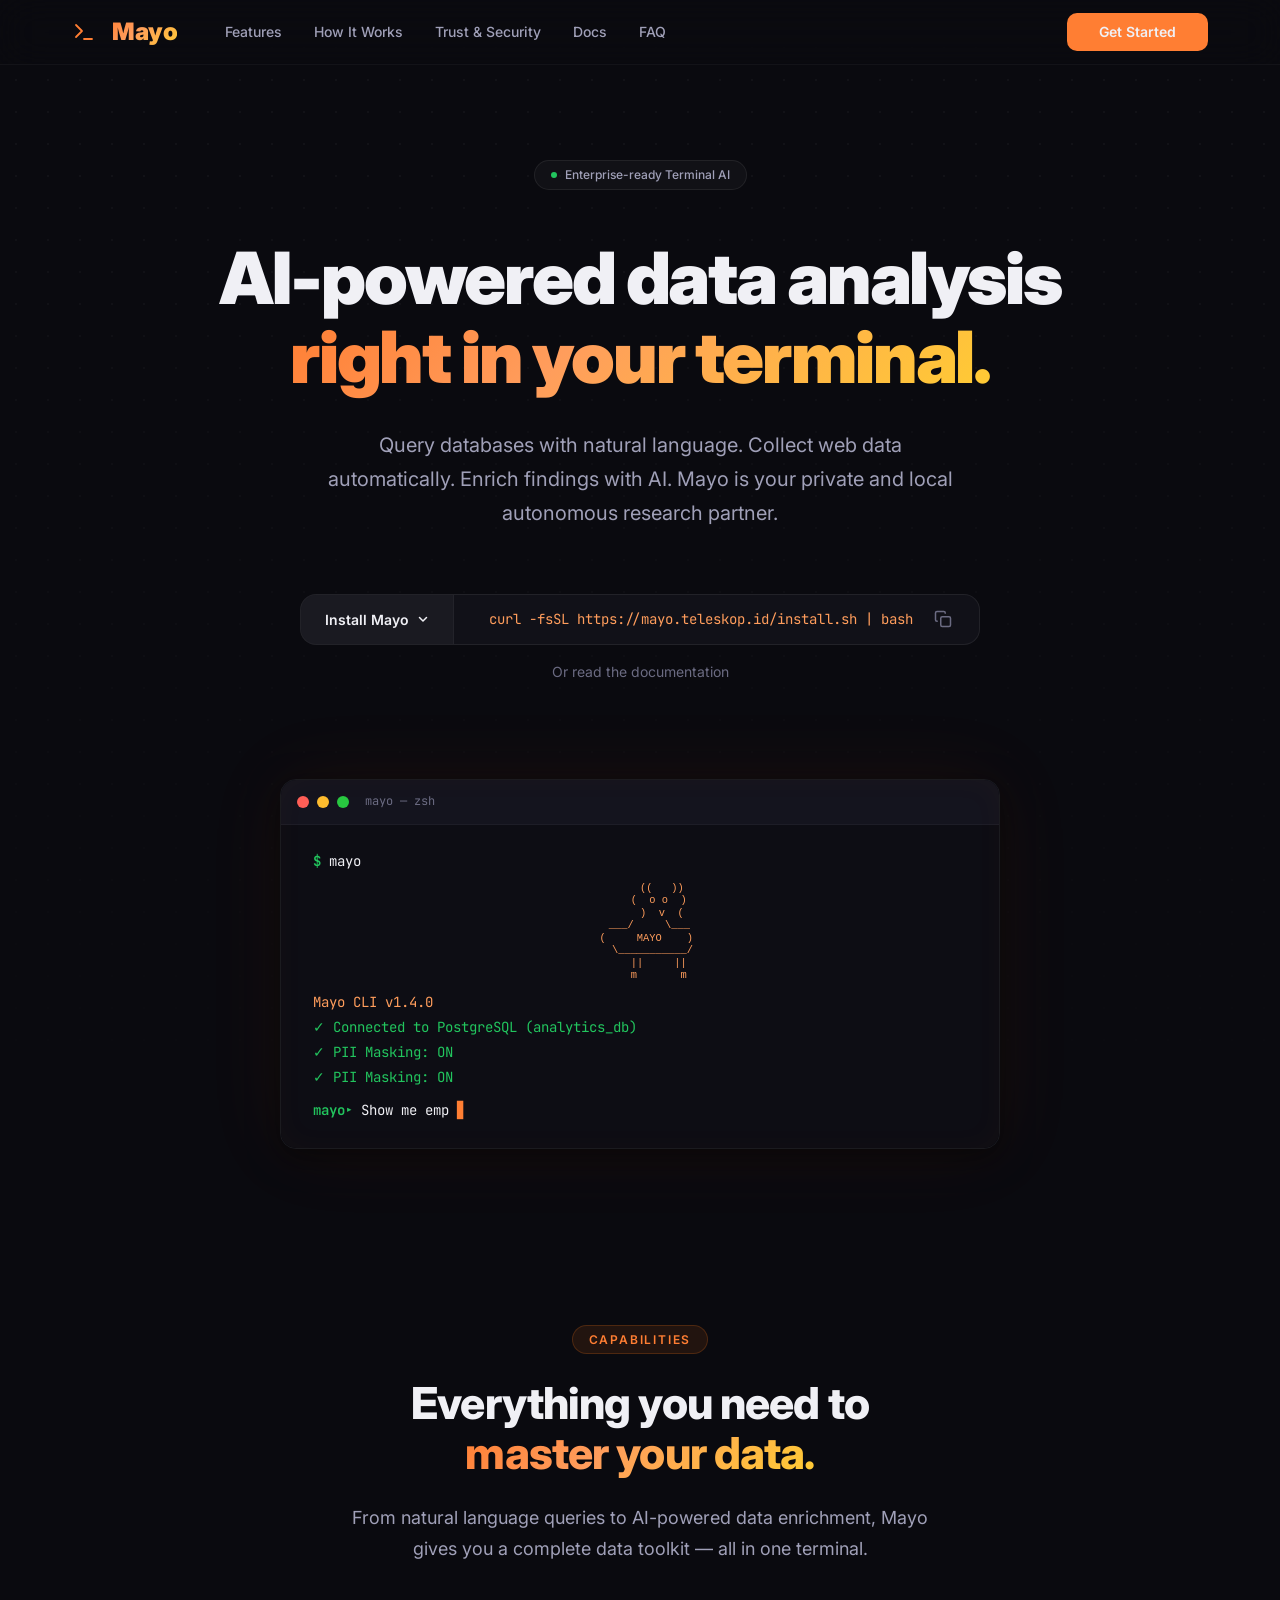
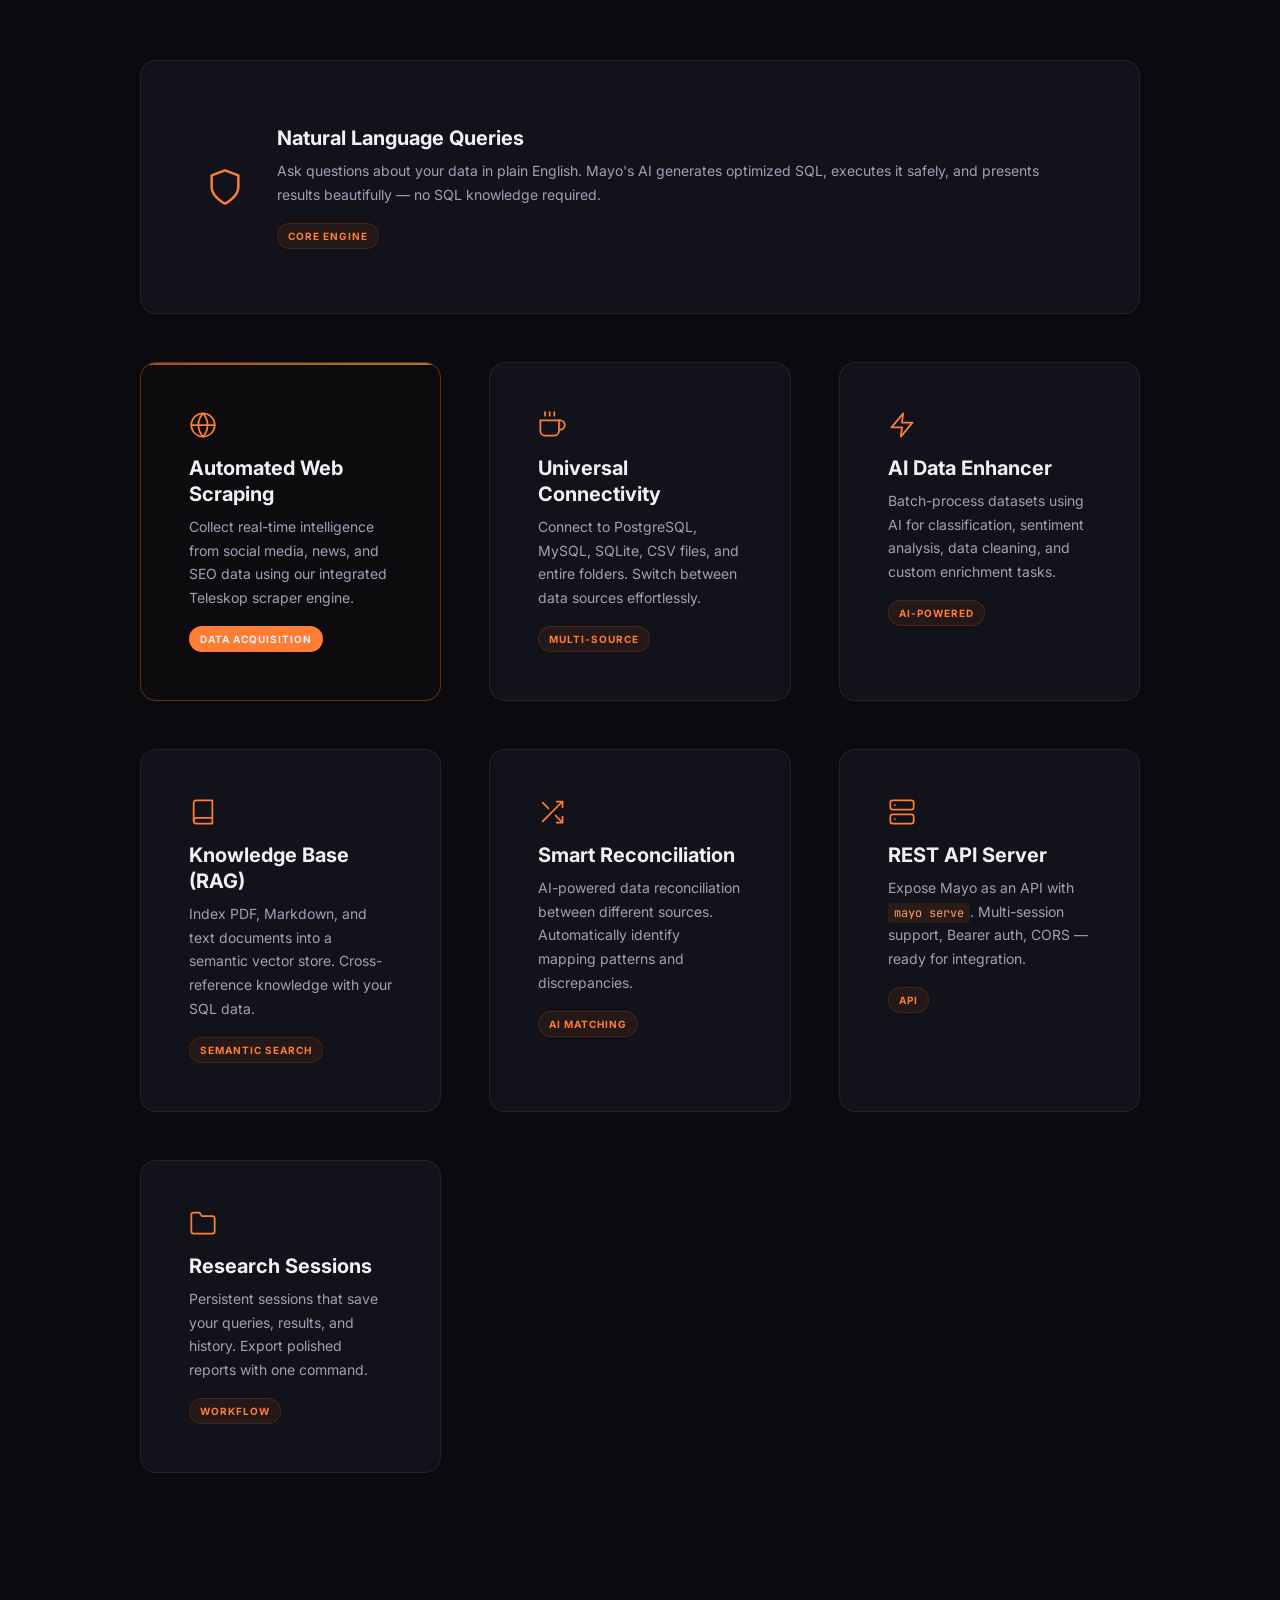
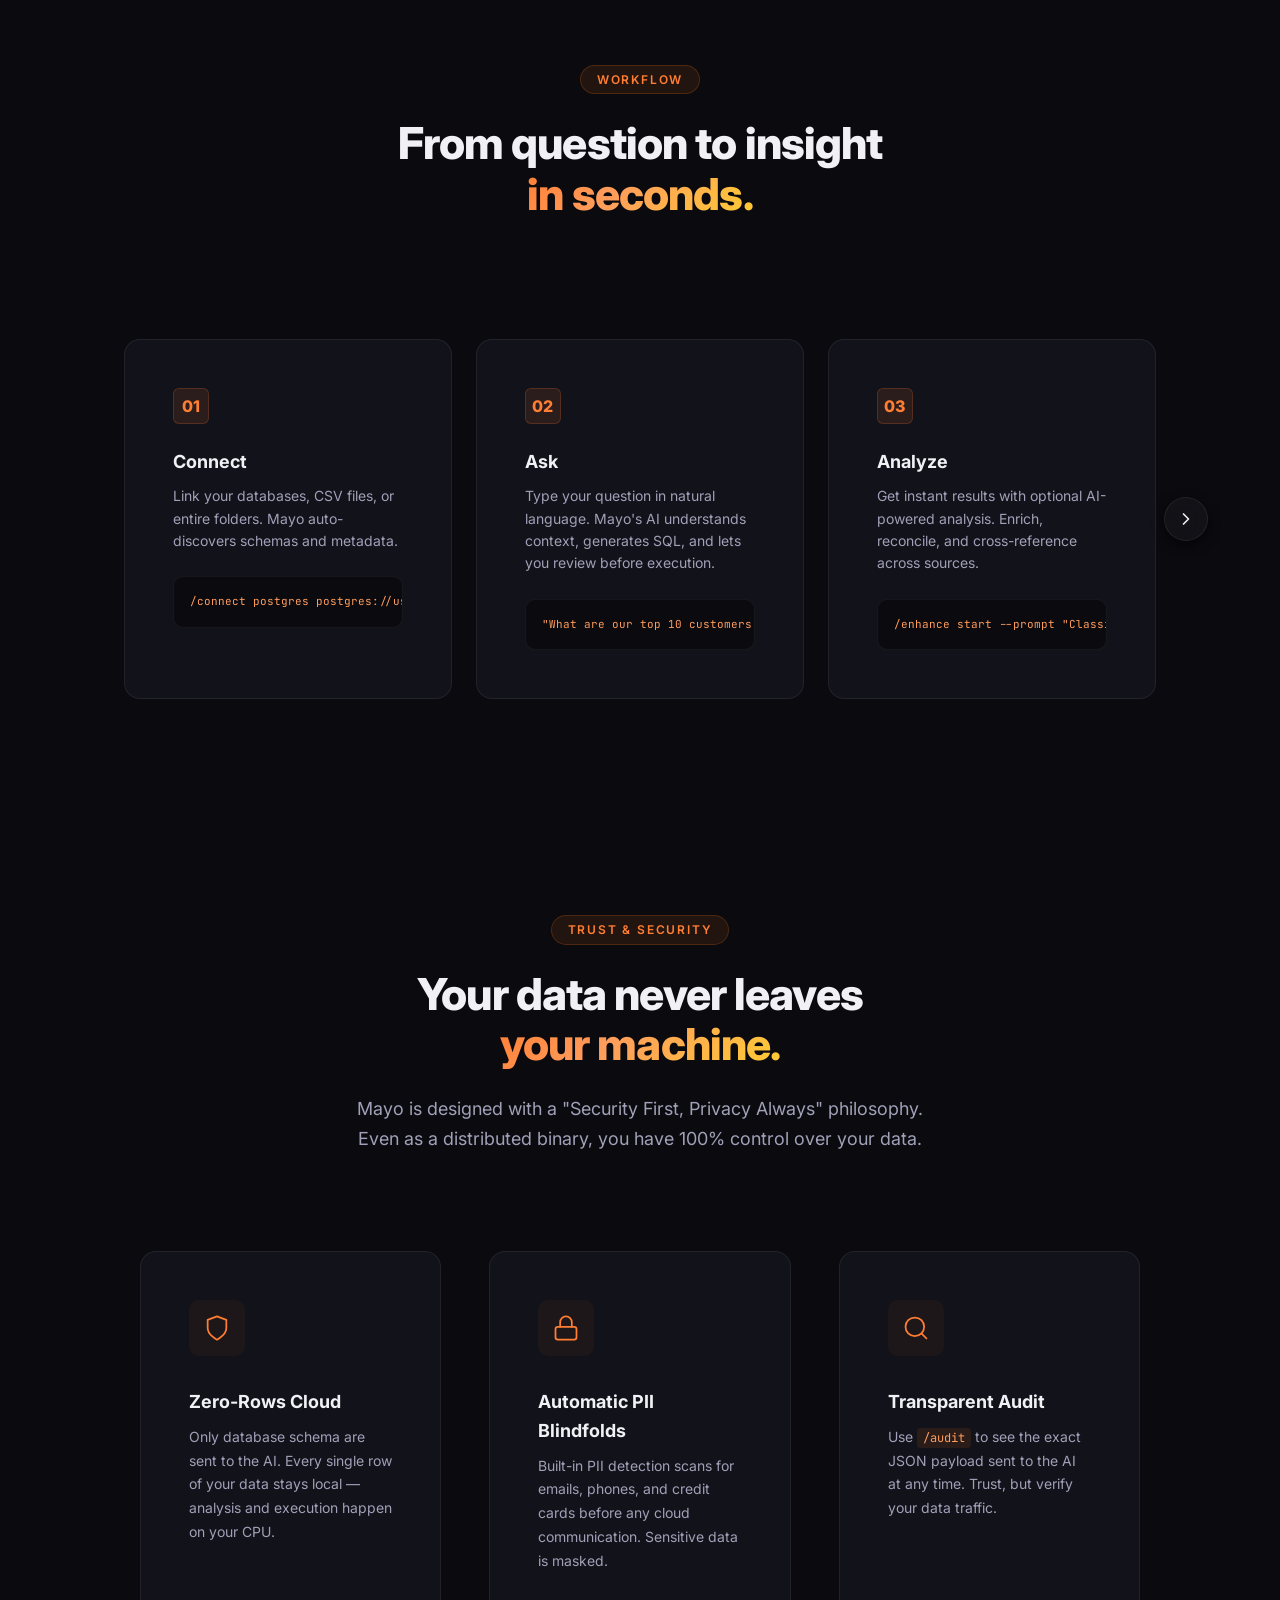
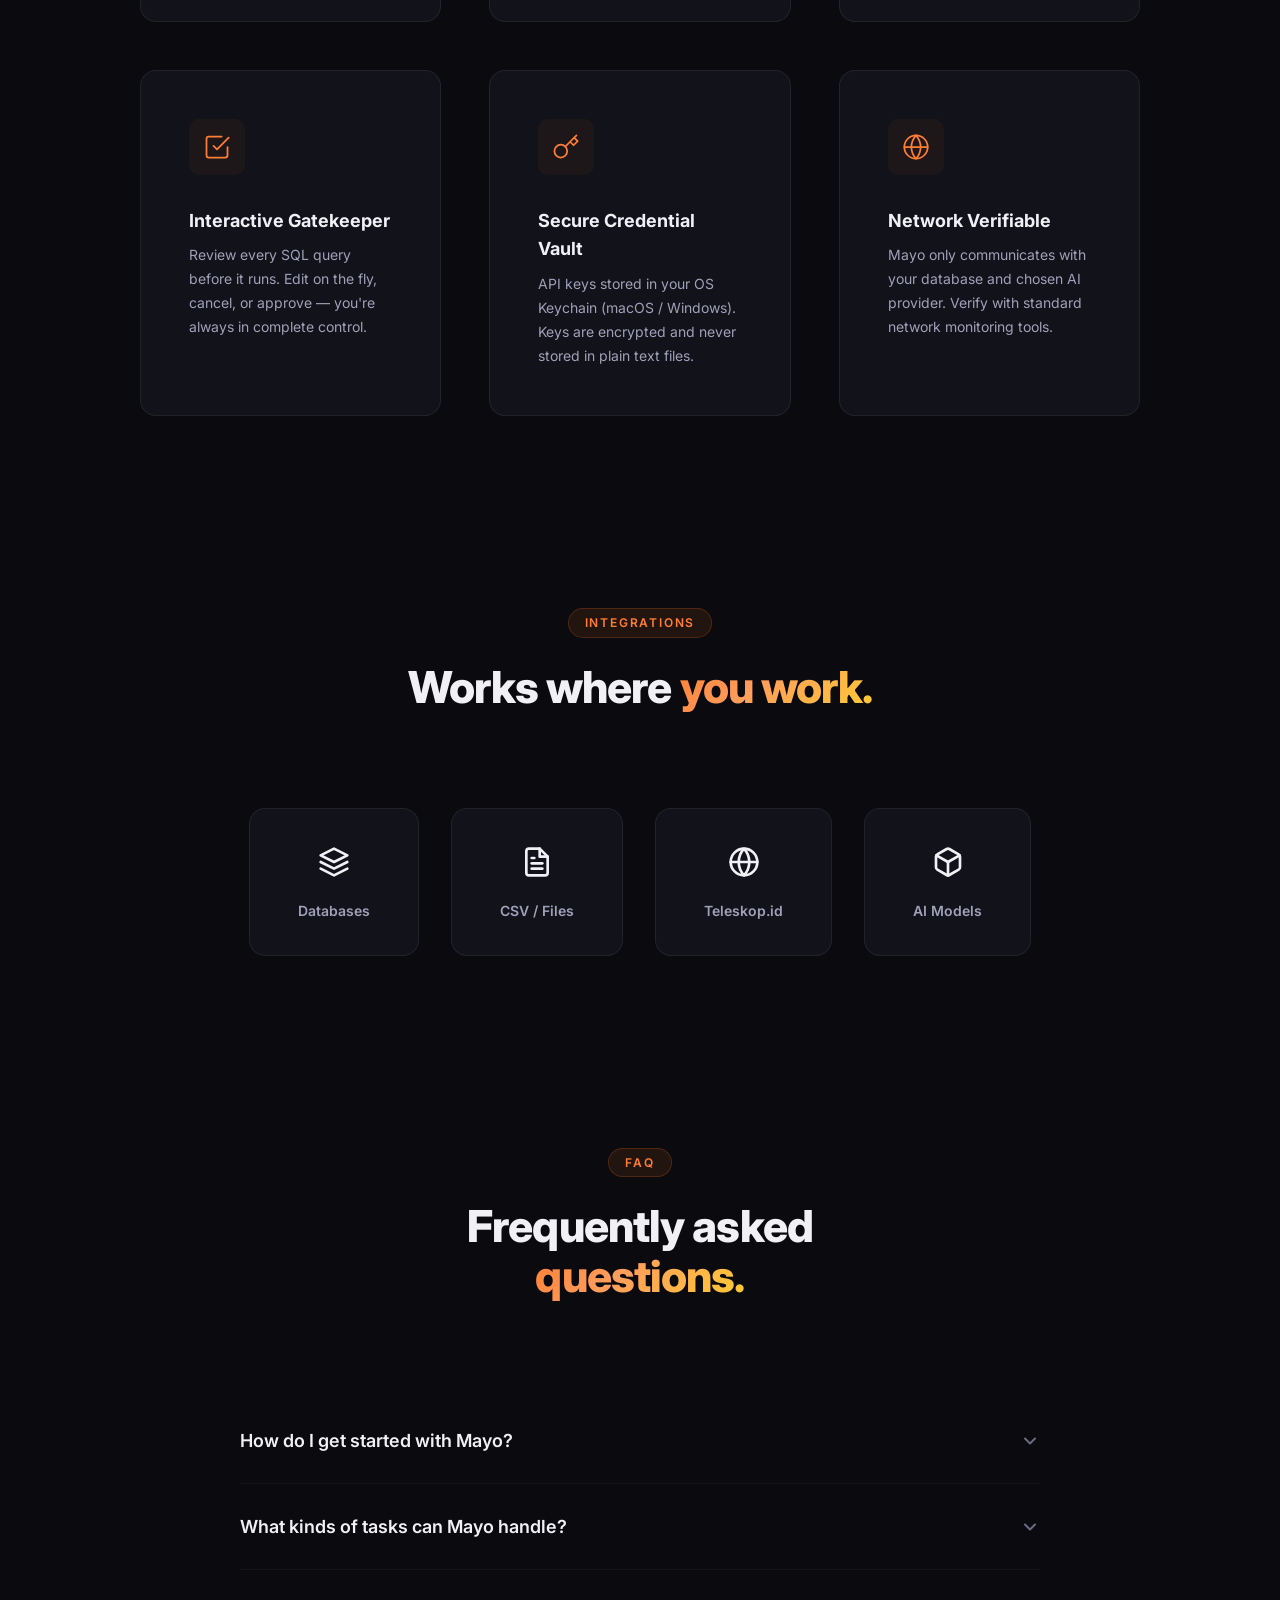
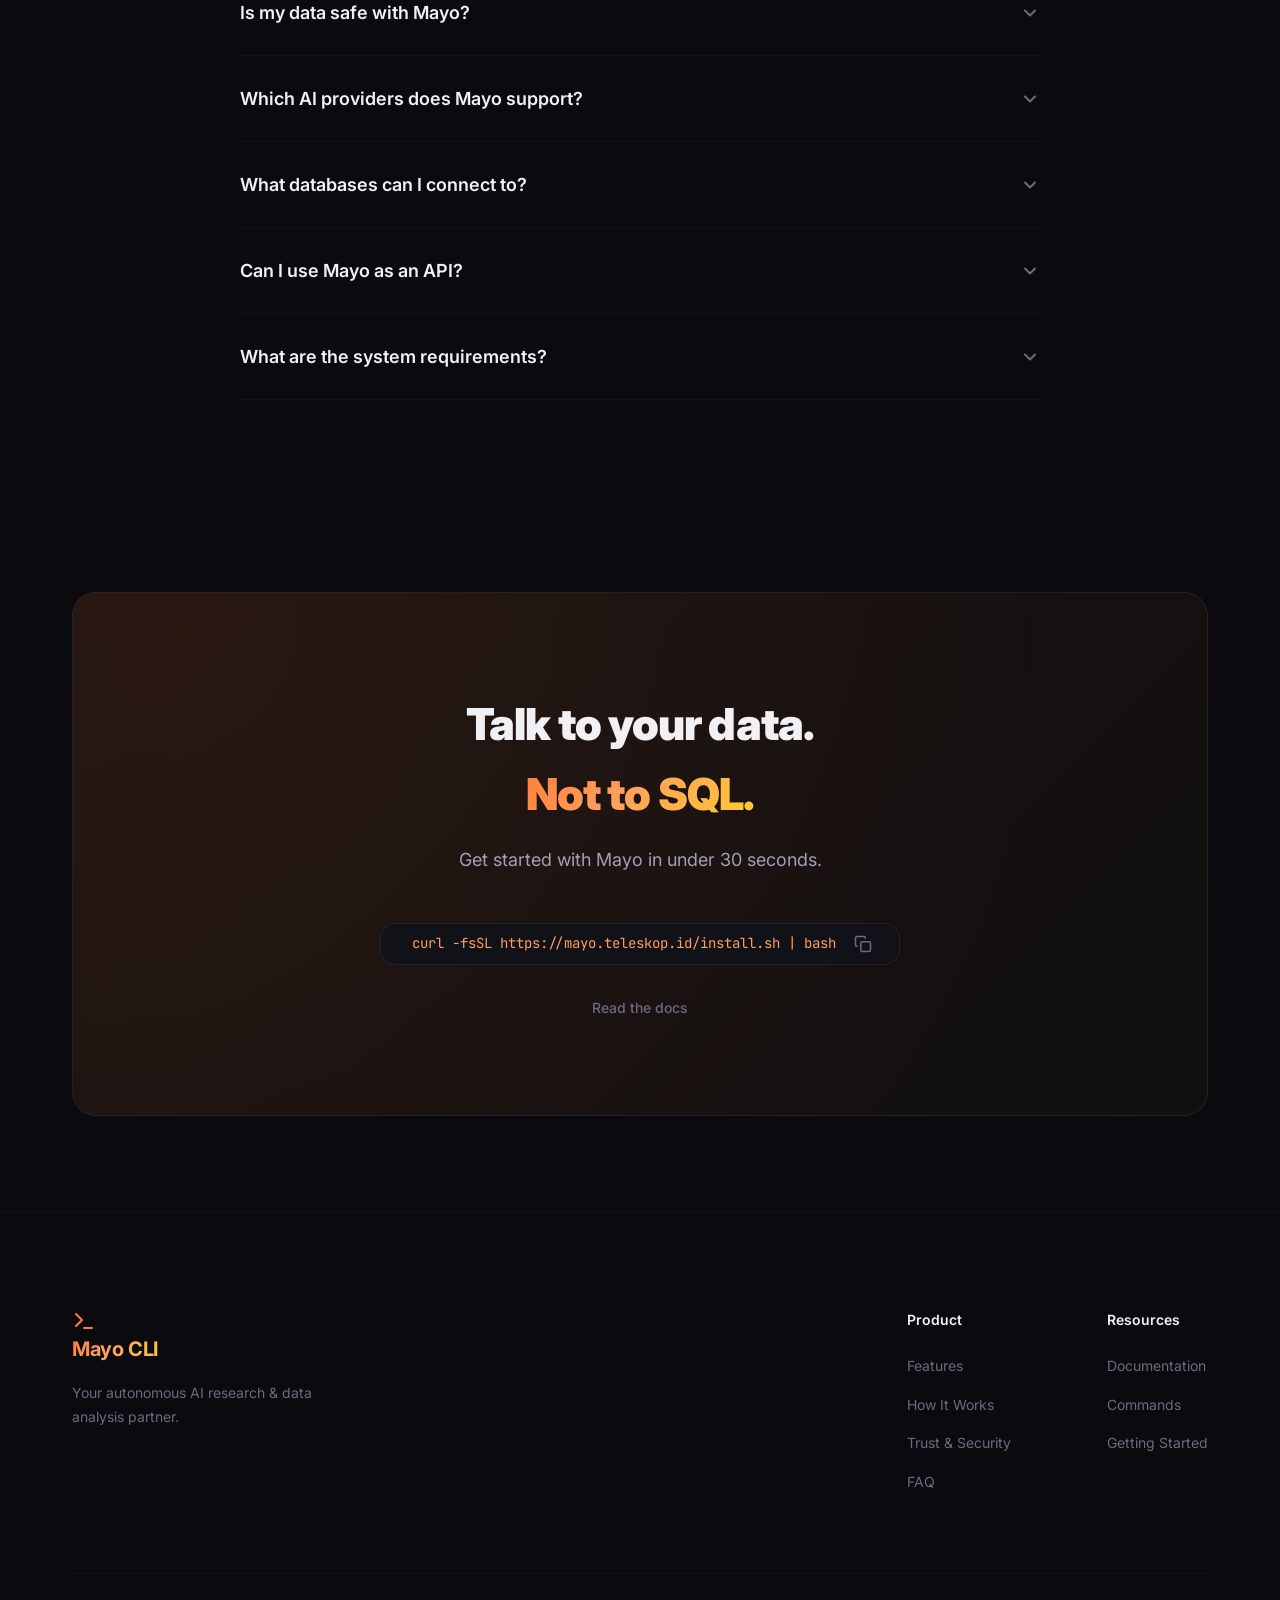
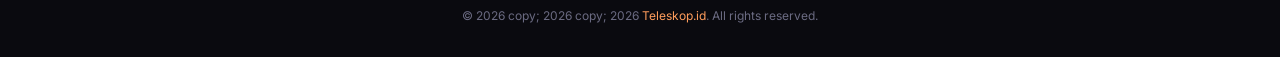
<file: index.html>
<!DOCTYPE html>
<html lang="en">

<head>
  <meta charset="UTF-8" />
  <meta name="viewport" content="width=device-width, initial-scale=1.0" />
  <title>Mayo CLI — AI-Powered Data Analysis in Your Terminal</title>
  <meta name="description"
    content="Mayo CLI is your autonomous AI research & data analysis partner. Query databases with natural language, enrich data with AI, and keep everything private — all from your terminal." />
  <meta property="og:title" content="Mayo CLI — AI-Powered Data Analysis in Your Terminal" />
  <meta property="og:description"
    content="Your autonomous AI research & data analysis partner. Query, analyze, and enrich datasets with natural language." />
  <meta property="og:type" content="website" />
  <link rel="preconnect" href="https://fonts.googleapis.com" />
  <link rel="preconnect" href="https://fonts.gstatic.com" crossorigin />
  <link
    href="https://fonts.googleapis.com/css2?family=Inter:wght@300;400;500;600;700;800;900&family=JetBrains+Mono:wght@400;500;600&display=swap"
    rel="stylesheet" />
  <link rel="stylesheet" href="styles.css" />
</head>

<body>
  <!-- ===== NAVBAR ===== -->
  <nav class="navbar" id="navbar">
    <div class="nav-container">
      <a href="/" class="nav-logo">
        <span class="logo-icon">
          <svg width="24" height="24" viewBox="0 0 24 24" fill="none" stroke="currentColor" stroke-width="1.8"
            stroke-linecap="round" stroke-linejoin="round">
            <polyline points="4 17 10 11 4 5"></polyline>
            <line x1="12" y1="19" x2="20" y2="19"></line>
          </svg>
        </span>
        <span class="logo-text">Mayo</span>
      </a>
      <div class="nav-links">
        <a href="#features" class="nav-link">Features</a>
        <a href="#how-it-works" class="nav-link">How It Works</a>
        <a href="#trust" class="nav-link">Trust & Security</a>
        <a href="docs.html" class="nav-link">Docs</a>
        <a href="#faq" class="nav-link">FAQ</a>
      </div>
      <div class="nav-spacer" style="flex: 1;"></div>
      <a href="docs.html" class="nav-cta">
        Get Started
      </a>
      <button class="nav-mobile-toggle" id="mobileToggle" aria-label="Toggle navigation">
        <span></span><span></span><span></span>
      </button>
    </div>
    <!-- Mobile menu -->
    <div class="nav-mobile-menu" id="mobileMenu">
      <a href="#features" class="nav-link">Features</a>
      <a href="#how-it-works" class="nav-link">How It Works</a>
      <a href="#trust" class="nav-link">Trust & Security</a>
      <a href="docs.html" class="nav-link">Docs</a>
      <a href="#faq" class="nav-link">FAQ</a>
    </div>
  </nav>

  <!-- ===== HERO ===== -->
  <section class="hero" id="hero">
    <div class="hero-glow"></div>
    <div class="hero-pattern"></div>
    <div class="hero-container">
      <div class="hero-badge">
        <span class="badge-dot"></span>
        Enterprise-ready Terminal AI
      </div>
      <h1 class="hero-title">
        AI-powered data analysis<br />
        <span class="hero-gradient-text">right in your terminal.</span>
      </h1>
      <p class="hero-subtitle">
        Query databases with natural language. Collect web data automatically. Enrich findings with AI.
        Mayo is your private and local autonomous research partner.
      </p>

      <!-- INSTALL COMMAND -->
      <div class="install-section" id="install">
        <div class="install-box">
          <div class="install-dropdown">
            <button class="install-dropdown-btn" id="installDropdownBtn">
              <span id="installLabel">Install Mayo</span>
              <svg width="12" height="12" viewBox="0 0 12 12" fill="currentColor">
                <path d="M2.5 4.5L6 8L9.5 4.5" stroke="currentColor" stroke-width="1.5" stroke-linecap="round"
                  stroke-linejoin="round" fill="none" />
              </svg>
            </button>
            <div class="install-dropdown-menu" id="installDropdownMenu">
              <button class="install-option active" data-cmd="curl -fsSL https://mayo.teleskop.id/install.sh | bash"
                data-label="macOS / Linux">macOS / Linux</button>
              <button class="install-option" data-cmd="mayo /wizard" data-label="Quick Init">Quick Init</button>
            </div>
          </div>
          <div class="install-command-wrap">
            <code class="install-command"
              id="installCommand">curl -fsSL https://mayo.teleskop.id/install.sh | bash</code>
            <button class="install-copy-btn" id="installCopyBtn" aria-label="Copy install command">
              <svg class="copy-icon" width="18" height="18" viewBox="0 0 24 24" fill="none" stroke="currentColor"
                stroke-width="2">
                <rect x="9" y="9" width="13" height="13" rx="2" ry="2" />
                <path d="M5 15H4a2 2 0 0 1-2-2V4a2 2 0 0 1 2-2h9a2 2 0 0 1 2 2v1" />
              </svg>
              <svg class="check-icon hidden" width="18" height="18" viewBox="0 0 24 24" fill="none"
                stroke="currentColor" stroke-width="2.5">
                <polyline points="20 6 9 17 4 12" />
              </svg>
            </button>
          </div>
        </div>
        <a href="docs.html" class="install-docs-link">Or read the documentation</a>
      </div>

      <!-- TERMINAL PREVIEW -->
      <div class="terminal-preview">
        <div class="terminal-bar">
          <div class="terminal-dots">
            <span class="dot red"></span>
            <span class="dot yellow"></span>
            <span class="dot green"></span>
          </div>
          <span class="terminal-title">mayo — zsh</span>
        </div>
        <div class="terminal-body" id="terminalBody">
          <div class="term-line">
            <span class="term-prompt">$</span>
            <span class="term-cmd" id="termCmd">mayo</span>
            <span class="term-cursor" id="termCursor">▊</span>
          </div>
          <div class="term-output hidden" id="termOutput">
            <pre class="ascii-art">
       ((   ))
      (  o o  )
       )  v  (
   ___/     \___
  (     MAYO    )
    \___________/
      ||     ||
      m       m</pre>
            <div class="term-line"><span class="term-info">Mayo CLI v1.4.0</span></div>
            <div class="term-line"><span class="term-success">✓ Connected to PostgreSQL (analytics_db)</span></div>
            <div class="term-line"><span class="term-success">✓ PII Masking: ON</span></div>
            <div class="term-line"><span class="term-success">✓ PII Masking: ON</span></div>
            <div class="term-line term-spacer"></div>
            <div class="term-line">
              <span class="term-prompt">mayo▸</span>
              <span class="term-user-input" id="termQuery"></span>
              <span class="term-cursor" id="termCursor2">▊</span>
            </div>
            <div class="term-response hidden" id="termResponse">
              <div class="term-line"><span class="term-muted">Generating SQL...</span></div>
              <div class="term-line"><span class="term-sql">SELECT department, COUNT(*) as total, AVG(salary) as
                  avg_salary</span></div>
              <div class="term-line"><span class="term-sql">FROM employees GROUP BY department ORDER BY total DESC LIMIT
                  10;</span></div>
              <div class="term-line term-spacer"></div>
              <div class="term-line"><span class="term-success">✓ 10 rows returned in 0.23s</span></div>
              <div class="term-table-wrap">
                <table class="term-table">
                  <tr>
                    <th>department</th>
                    <th>total</th>
                    <th>avg_salary</th>
                  </tr>
                  <tr>
                    <td>Engineering</td>
                    <td>245</td>
                    <td>125,000</td>
                  </tr>
                  <tr>
                    <td>Sales</td>
                    <td>189</td>
                    <td>95,000</td>
                  </tr>
                  <tr>
                    <td>Marketing</td>
                    <td>134</td>
                    <td>88,000</td>
                  </tr>
                </table>
              </div>
            </div>
          </div>
        </div>
      </div>
    </div>
  </section>

  <!-- ===== FEATURES ===== -->
  <section class="features" id="features">
    <div class="section-container">
      <div class="section-header">
        <span class="section-tag">Capabilities</span>
        <h2 class="section-title">Everything you need to<br /><span class="gradient-text">master your data.</span></h2>
        <p class="section-subtitle">From natural language queries to AI-powered data enrichment, Mayo gives you a
          complete data toolkit — all in one terminal.</p>
      </div>
      <div class="features-grid">
        <div class="feature-card feature-card-large">
          <div class="feature-icon">
            <svg viewBox="0 0 24 24" fill="none" stroke="currentColor" stroke-width="1.5" stroke-linecap="round"
              stroke-linejoin="round">
              <path d="M12 22s8-4 8-10V5l-8-3-8 3v7c0 6 8 10 8 10z" />
            </svg>
          </div>
          <div class="feature-content">
            <h3>Natural Language Queries</h3>
            <p>Ask questions about your data in plain English. Mayo's AI generates optimized SQL, executes it safely,
              and presents results beautifully — no SQL knowledge required.</p>
            <div class="feature-tag">CORE ENGINE</div>
          </div>
        </div>
        <div class="feature-card highlight-card">
          <div class="feature-icon">
            <svg viewBox="0 0 24 24" fill="none" stroke="currentColor" stroke-width="1.5" stroke-linecap="round"
              stroke-linejoin="round">
              <circle cx="12" cy="12" r="10" />
              <line x1="2" y1="12" x2="22" y2="12" />
              <path d="M12 2a15.3 15.3 0 0 1 4 10 15.3 15.3 0 0 1-4 10 15.3 15.3 0 0 1-4-10 15.3 15.3 0 0 1 4-10z" />
            </svg>
          </div>
          <h3>Automated Web Scraping</h3>
          <p>Collect real-time intelligence from social media, news, and SEO data using our integrated Teleskop scraper
            engine.</p>
          <div class="feature-tag">DATA ACQUISITION</div>
        </div>
        <div class="feature-card">
          <div class="feature-icon">
            <svg viewBox="0 0 24 24" fill="none" stroke="currentColor" stroke-width="1.5" stroke-linecap="round"
              stroke-linejoin="round">
              <path d="M18 8h1a4 4 0 0 1 0 8h-1" />
              <path d="M2 8h16v9a4 4 0 0 1-4 4H6a4 4 0 0 1-4-4V8z" />
              <line x1="6" y1="1" x2="6" y2="4" />
              <line x1="10" y1="1" x2="10" y2="4" />
              <line x1="14" y1="1" x2="14" y2="4" />
            </svg>
          </div>
          <h3>Universal Connectivity</h3>
          <p>Connect to PostgreSQL, MySQL, SQLite, CSV files, and entire folders. Switch between data sources
            effortlessly.</p>
          <div class="feature-tag">MULTI-SOURCE</div>
        </div>
        <div class="feature-card">
          <div class="feature-icon">
            <svg viewBox="0 0 24 24" fill="none" stroke="currentColor" stroke-width="1.5" stroke-linecap="round"
              stroke-linejoin="round">
              <polygon points="13 2 3 14 12 14 11 22 21 10 12 10 13 2" />
            </svg>
          </div>
          <h3>AI Data Enhancer</h3>
          <p>Batch-process datasets using AI for classification, sentiment analysis, data cleaning, and custom
            enrichment tasks.</p>
          <div class="feature-tag">AI-POWERED</div>
        </div>
        <div class="feature-card">
          <div class="feature-icon">
            <svg viewBox="0 0 24 24" fill="none" stroke="currentColor" stroke-width="1.5" stroke-linecap="round"
              stroke-linejoin="round">
              <path d="M4 19.5A2.5 2.5 0 0 1 6.5 17H20" />
              <path d="M6.5 2H20v20H6.5A2.5 2.5 0 0 1 4 19.5v-15A2.5 2.5 0 0 1 6.5 2z" />
            </svg>
          </div>
          <h3>Knowledge Base (RAG)</h3>
          <p>Index PDF, Markdown, and text documents into a semantic vector store. Cross-reference knowledge with your
            SQL data.</p>
          <div class="feature-tag">SEMANTIC SEARCH</div>
        </div>
        <div class="feature-card">
          <div class="feature-icon">
            <svg viewBox="0 0 24 24" fill="none" stroke="currentColor" stroke-width="1.5" stroke-linecap="round"
              stroke-linejoin="round">
              <polyline points="16 3 21 3 21 8" />
              <line x1="4" y1="20" x2="21" y2="3" />
              <polyline points="21 16 21 21 16 21" />
              <line x1="15" y1="15" x2="21" y2="21" />
              <line x1="4" y1="4" x2="9" y2="9" />
            </svg>
          </div>
          <h3>Smart Reconciliation</h3>
          <p>AI-powered data reconciliation between different sources. Automatically identify mapping patterns and
            discrepancies.</p>
          <div class="feature-tag">AI MATCHING</div>
        </div>
        <div class="feature-card">
          <div class="feature-icon">
            <svg viewBox="0 0 24 24" fill="none" stroke="currentColor" stroke-width="1.5" stroke-linecap="round"
              stroke-linejoin="round">
              <rect x="2" y="2" width="20" height="8" rx="2" ry="2" />
              <rect x="2" y="14" width="20" height="8" rx="2" ry="2" />
              <line x1="6" y1="6" x2="6.01" y2="6" />
              <line x1="6" y1="18" x2="6.01" y2="18" />
            </svg>
          </div>
          <h3>REST API Server</h3>
          <p>Expose Mayo as an API with <code>mayo serve</code>. Multi-session support, Bearer auth, CORS — ready for
            integration.</p>
          <div class="feature-tag">API</div>
        </div>
        <div class="feature-card">
          <div class="feature-icon">
            <svg viewBox="0 0 24 24" fill="none" stroke="currentColor" stroke-width="1.5" stroke-linecap="round"
              stroke-linejoin="round">
              <path d="M22 19a2 2 0 0 1-2 2H4a2 2 0 0 1-2-2V5a2 2 0 0 1 2-2h5l2 3h9a2 2 0 0 1 2 2z" />
            </svg>
          </div>
          <h3>Research Sessions</h3>
          <p>Persistent sessions that save your queries, results, and history. Export polished reports with
            one command.</p>
          <div class="feature-tag">WORKFLOW</div>
        </div>
      </div>
    </div>
  </section>

  <!-- ===== HOW IT WORKS ===== -->
  <section class="how-it-works" id="how-it-works">
    <div class="section-container">
      <div class="section-header">
        <span class="section-tag">Workflow</span>
        <h2 class="section-title">From question to insight<br /><span class="gradient-text">in seconds.</span></h2>
      </div>
      <div class="steps-slider-container">
        <div class="slider-controls">
          <button class="slider-btn prev" id="stepsPrev" aria-label="Previous step">
            <svg width="20" height="20" viewBox="0 0 24 24" fill="none" stroke="currentColor" stroke-width="2"
              stroke-linecap="round" stroke-linejoin="round">
              <polyline points="15 18 9 12 15 6"></polyline>
            </svg>
          </button>
          <button class="slider-btn next" id="stepsNext" aria-label="Next step">
            <svg width="20" height="20" viewBox="0 0 24 24" fill="none" stroke="currentColor" stroke-width="2"
              stroke-linecap="round" stroke-linejoin="round">
              <polyline points="9 18 15 12 9 6"></polyline>
            </svg>
          </button>
        </div>
        <div class="steps-grid" id="stepsGrid">
          <div class="step-card">
            <div class="step-number">01</div>
            <h3>Connect</h3>
            <p>Link your databases, CSV files, or entire folders. Mayo auto-discovers schemas and metadata.</p>
            <div class="step-code">
              <code>/connect postgres postgres://user:pass@host/db</code>
            </div>
          </div>
          <div class="step-card">
            <div class="step-number">02</div>
            <h3>Ask</h3>
            <p>Type your question in natural language. Mayo's AI understands context, generates SQL, and lets you review
              before execution.</p>
            <div class="step-code">
              <code>"What are our top 10 customers by revenue this quarter?"</code>
            </div>
          </div>
          <div class="step-card">
            <div class="step-number">03</div>
            <h3>Analyze</h3>
            <p>Get instant results with optional AI-powered analysis. Enrich, reconcile, and cross-reference across
              sources.</p>
            <div class="step-code">
              <code>/enhance start --prompt "Classify sentiment"</code>
            </div>
          </div>
          <div class="step-card">
            <div class="step-number">04</div>
            <h3>Share</h3>
            <p>Export beautiful markdown reports, share via API, or save results for later research sessions.</p>
            <div class="step-code">
              <code>/share quarterly_analysis.md</code>
            </div>
          </div>
        </div>
      </div>
    </div>
  </section>

  <!-- ===== TRUST & SECURITY ===== -->
  <section class="trust" id="trust">
    <div class="section-container">
      <div class="section-header">
        <span class="section-tag">Trust & Security</span>
        <h2 class="section-title">Your data never leaves<br /><span class="gradient-text">your machine.</span></h2>
        <p class="section-subtitle">Mayo is designed with a "Security First, Privacy Always" philosophy. Even as a
          distributed binary, you have 100% control over your data.</p>
      </div>
      <div class="trust-grid">
        <div class="trust-card">
          <div class="trust-icon">
            <svg viewBox="0 0 24 24" fill="none" stroke="currentColor" stroke-width="1.5" stroke-linecap="round"
              stroke-linejoin="round">
              <path d="M12 22s8-4 8-10V5l-8-3-8 3v7c0 6 8 10 8 10z" />
            </svg>
          </div>
          <h3>Zero-Rows Cloud</h3>
          <p>Only database schema are sent to the AI. Every single row of your data stays local
            — analysis and execution happen on your CPU.</p>
        </div>
        <div class="trust-card">
          <div class="trust-icon">
            <svg viewBox="0 0 24 24" fill="none" stroke="currentColor" stroke-width="1.5" stroke-linecap="round"
              stroke-linejoin="round">
              <rect x="3" y="11" width="18" height="11" rx="2" ry="2" />
              <path d="M7 11V7a5 5 0 0 1 10 0v4" />
            </svg>
          </div>
          <h3>Automatic PII Blindfolds</h3>
          <p>Built-in PII detection scans for emails, phones, and credit cards before any cloud communication. Sensitive
            data is masked.</p>
        </div>
        <div class="trust-card">
          <div class="trust-icon">
            <svg viewBox="0 0 24 24" fill="none" stroke="currentColor" stroke-width="1.5" stroke-linecap="round"
              stroke-linejoin="round">
              <circle cx="11" cy="11" r="8" />
              <line x1="21" y1="21" x2="16.65" y2="16.65" />
            </svg>
          </div>
          <h3>Transparent Audit</h3>
          <p>Use <code>/audit</code> to see the exact JSON payload sent to the AI at any time. Trust, but verify your
            data traffic.</p>
        </div>
        <div class="trust-card">
          <div class="trust-icon">
            <svg viewBox="0 0 24 24" fill="none" stroke="currentColor" stroke-width="1.5" stroke-linecap="round"
              stroke-linejoin="round">
              <polyline points="9 11 12 14 22 4" />
              <path d="M21 12v7a2 2 0 0 1-2 2H5a2 2 0 0 1-2-2V5a2 2 0 0 1 2-2h11" />
            </svg>
          </div>
          <h3>Interactive Gatekeeper</h3>
          <p>Review every SQL query before it runs. Edit on the fly, cancel, or approve — you're always in complete
            control.</p>
        </div>
        <div class="trust-card">
          <div class="trust-icon">
            <svg viewBox="0 0 24 24" fill="none" stroke="currentColor" stroke-width="1.5" stroke-linecap="round"
              stroke-linejoin="round">
              <path
                d="M21 2l-2 2m-7.61 7.61a5.5 5.5 0 1 1-7.778 7.778 5.5 5.5 0 0 1 7.777-7.777zm0 0L15.5 7.5m0 0l3 3L22 7l-3-3m-3.5 3.5L19 4" />
            </svg>
          </div>
          <h3>Secure Credential Vault</h3>
          <p>API keys stored in your OS Keychain (macOS / Windows). Keys are encrypted and never stored in plain text
            files.</p>
        </div>
        <div class="trust-card">
          <div class="trust-icon">
            <svg viewBox="0 0 24 24" fill="none" stroke="currentColor" stroke-width="1.5" stroke-linecap="round"
              stroke-linejoin="round">
              <circle cx="12" cy="12" r="10" />
              <line x1="2" y1="12" x2="22" y2="12" />
              <path d="M12 2a15.3 15.3 0 0 1 4 10 15.3 15.3 0 0 1-4 10 15.3 15.3 0 0 1-4-10 15.3 15.3 0 0 1 4-10z" />
            </svg>
          </div>
          <h3>Network Verifiable</h3>
          <p>Mayo only communicates with your database and chosen AI provider. Verify with standard network monitoring
            tools.</p>
        </div>
      </div>
    </div>
  </section>

  <!-- ===== SUPPORTED INTEGRATIONS ===== -->
  <section class="integrations" id="integrations">
    <div class="section-container">
      <div class="section-header">
        <span class="section-tag">Integrations</span>
        <h2 class="section-title">Works where <span class="gradient-text">you work.</span></h2>
      </div>
      <div class="integrations-row">
        <div class="integration-item">
          <div class="integration-icon">
            <svg width="32" height="32" viewBox="0 0 24 24" fill="none" stroke="currentColor" stroke-width="2"
              stroke-linecap="round" stroke-linejoin="round">
              <path d="M12 2L2 7l10 5 10-5-10-5z"></path>
              <path d="M2 17l10 5 10-5"></path>
              <path d="M2 12l10 5 10-5"></path>
            </svg>
          </div>
          <span>Databases</span>
        </div>
        <div class="integration-item">
          <div class="integration-icon">
            <svg width="32" height="32" viewBox="0 0 24 24" fill="none" stroke="currentColor" stroke-width="2"
              stroke-linecap="round" stroke-linejoin="round">
              <path d="M14 2H6a2 2 0 0 0-2 2v16a2 2 0 0 0 2 2h12a2 2 0 0 0 2-2V8z"></path>
              <polyline points="14 2 14 8 20 8"></polyline>
              <line x1="16" y1="13" x2="8" y2="13"></line>
              <line x1="16" y1="17" x2="8" y2="17"></line>
              <polyline points="10 9 9 9 8 9"></polyline>
            </svg>
          </div>
          <span>CSV / Files</span>
        </div>
        <div class="integration-item">
          <div class="integration-icon">
            <svg width="32" height="32" viewBox="0 0 24 24" fill="none" stroke="currentColor" stroke-width="2"
              stroke-linecap="round" stroke-linejoin="round">
              <circle cx="12" cy="12" r="10" />
              <line x1="2" y1="12" x2="22" y2="12" />
              <path d="M12 2a15.3 15.3 0 0 1 4 10 15.3 15.3 0 0 1-4 10 15.3 15.3 0 0 1-4-10 15.3 15.3 0 0 1 4-10z" />
            </svg>
          </div>
          <span>Teleskop.id</span>
        </div>
        <div class="integration-item">
          <div class="integration-icon">
            <svg width="32" height="32" viewBox="0 0 24 24" fill="none" stroke="currentColor" stroke-width="2"
              stroke-linecap="round" stroke-linejoin="round">
              <path
                d="M21 16V8a2 2 0 0 0-1-1.73l-7-4a2 2 0 0 0-2 0l-7 4A2 2 0 0 0 3 8v8a2 2 0 0 0 1 1.73l7 4a2 2 0 0 0 2 0l7-4A2 2 0 0 0 21 16z">
              </path>
              <polyline points="3.27 6.96 12 12.01 20.73 6.96"></polyline>
              <line x1="12" y1="22.08" x2="12" y2="12"></line>
            </svg>
          </div>
          <span>AI Models</span>
        </div>
      </div>
    </div>
  </section>

  <!-- ===== FAQ ===== -->
  <section class="faq" id="faq">
    <div class="section-container">
      <div class="section-header">
        <span class="section-tag">FAQ</span>
        <h2 class="section-title">Frequently asked<br /><span class="gradient-text">questions.</span></h2>
      </div>
      <div class="faq-list">
        <div class="faq-item">
          <button class="faq-question" id="faq-1">
            <span>How do I get started with Mayo?</span>
            <svg class="faq-chevron" width="20" height="20" viewBox="0 0 20 20" fill="none">
              <path d="M5 7.5L10 12.5L15 7.5" stroke="currentColor" stroke-width="2" stroke-linecap="round"
                stroke-linejoin="round" />
            </svg>
          </button>
          <div class="faq-answer">
            <p>Install Mayo via the install script, <code>go install</code>, or by building from source. Then run
              <code>mayo</code> to start the interactive shell and use <code>/wizard</code> for guided setup — it walks
              you through configuring your AI provider and connecting your first data source.
            </p>
          </div>
        </div>
        <div class="faq-item">
          <button class="faq-question" id="faq-2">
            <span>What kinds of tasks can Mayo handle?</span>
            <svg class="faq-chevron" width="20" height="20" viewBox="0 0 20 20" fill="none">
              <path d="M5 7.5L10 12.5L15 7.5" stroke="currentColor" stroke-width="2" stroke-linecap="round"
                stroke-linejoin="round" />
            </svg>
          </button>
          <div class="faq-answer">
            <p>Mayo handles natural language database queries, data reconciliation, AI-powered data enrichment
              (sentiment analysis, classification, cleaning), document indexing (RAG), cross-source JOINs (e.g.,
              Postgres + CSV), and polished report generation.</p>
          </div>
        </div>
        <div class="faq-item">
          <button class="faq-question" id="faq-3">
            <span>Is my data safe with Mayo?</span>
            <svg class="faq-chevron" width="20" height="20" viewBox="0 0 20 20" fill="none">
              <path d="M5 7.5L10 12.5L15 7.5" stroke="currentColor" stroke-width="2" stroke-linecap="round"
                stroke-linejoin="round" />
            </svg>
          </button>
          <div class="faq-answer">
            <p>Absolutely. Mayo operates with a "Zero-Rows Cloud" policy — only schema metadata leaves your machine. PII
              is automatically masked, credentials are stored in your OS keychain, and you can audit every payload sent
              to the AI. Your actual data rows never leave your local environment.</p>
          </div>
        </div>
        <div class="faq-item">
          <button class="faq-question" id="faq-4">
            <span>Which AI providers does Mayo support?</span>
            <svg class="faq-chevron" width="20" height="20" viewBox="0 0 20 20" fill="none">
              <path d="M5 7.5L10 12.5L15 7.5" stroke="currentColor" stroke-width="2" stroke-linecap="round"
                stroke-linejoin="round" />
            </svg>
          </button>
          <div class="faq-answer">
            <p>Mayo supports OpenAI (GPT-4, etc.), Google Gemini, Anthropic Claude, and Groq. You can switch providers
              and models at any time during a session using the <code>/model</code> command.</p>
          </div>
        </div>
        <div class="faq-item">
          <button class="faq-question" id="faq-5">
            <span>What databases can I connect to?</span>
            <svg class="faq-chevron" width="20" height="20" viewBox="0 0 20 20" fill="none">
              <path d="M5 7.5L10 12.5L15 7.5" stroke="currentColor" stroke-width="2" stroke-linecap="round"
                stroke-linejoin="round" />
            </svg>
          </button>
          <div class="faq-answer">
            <p>Mayo supports PostgreSQL, MySQL, SQLite databases, as well as CSV files and entire folders. You can
              connect multiple sources simultaneously and even perform cross-source JOINs via the in-memory engine.</p>
          </div>
        </div>
        <div class="faq-item">
          <button class="faq-question" id="faq-6">
            <span>Can I use Mayo as an API?</span>
            <svg class="faq-chevron" width="20" height="20" viewBox="0 0 20 20" fill="none">
              <path d="M5 7.5L10 12.5L15 7.5" stroke="currentColor" stroke-width="2" stroke-linecap="round"
                stroke-linejoin="round" />
            </svg>
          </button>
          <div class="faq-answer">
            <p>Yes! Run <code>mayo serve --port 8080</code> to start a secured REST API server with multi-session
              support, Bearer token authentication, and CORS. Integrate Mayo's capabilities into any application.</p>
          </div>
        </div>
        <div class="faq-item">
          <button class="faq-question" id="faq-7">
            <span>What are the system requirements?</span>
            <svg class="faq-chevron" width="20" height="20" viewBox="0 0 20 20" fill="none">
              <path d="M5 7.5L10 12.5L15 7.5" stroke="currentColor" stroke-width="2" stroke-linecap="round"
                stroke-linejoin="round" />
            </svg>
          </button>
          <div class="faq-answer">
            <p>Mayo requires macOS, Linux, or Windows with SQLite3 installed and an API key for at least one supported
              AI provider (OpenAI, Gemini, Anthropic, or Groq). If building from source, Go 1.21+ is required.</p>
          </div>
        </div>
      </div>
    </div>
  </section>

  <!-- ===== CTA BOTTOM ===== -->
  <section class="cta-bottom">
    <div class="section-container">
      <div class="cta-inner">
        <h2>Talk to your data.<br /><span class="gradient-text">Not to SQL.</span></h2>
        <p>Get started with Mayo in under 30 seconds.</p>
        <div class="install-box cta-install-box">
          <div class="install-command-wrap">
            <code class="install-command">curl -fsSL https://mayo.teleskop.id/install.sh | bash</code>
            <button class="install-copy-btn" id="ctaCopyBtn" aria-label="Copy install command">
              <svg class="copy-icon" width="18" height="18" viewBox="0 0 24 24" fill="none" stroke="currentColor"
                stroke-width="2">
                <rect x="9" y="9" width="13" height="13" rx="2" ry="2" />
                <path d="M5 15H4a2 2 0 0 1-2-2V4a2 2 0 0 1 2-2h9a2 2 0 0 1 2 2v1" />
              </svg>
              <svg class="check-icon hidden" width="18" height="18" viewBox="0 0 24 24" fill="none"
                stroke="currentColor" stroke-width="2.5">
                <polyline points="20 6 9 17 4 12" />
              </svg>
            </button>
          </div>
        </div>
        <div class="cta-links">
          <a href="docs.html" class="cta-link">Read the docs</a>
        </div>
      </div>
    </div>
  </section>

  <!-- ===== FOOTER ===== -->
  <footer class="footer">
    <div class="section-container">
      <div class="footer-inner">
        <div class="footer-brand">
          <span class="logo-icon">
            <svg width="24" height="24" viewBox="0 0 24 24" fill="none" stroke="currentColor" stroke-width="2"
              stroke-linecap="round" stroke-linejoin="round">
              <polyline points="4 17 10 11 4 5"></polyline>
              <line x1="12" y1="19" x2="20" y2="19"></line>
            </svg>
          </span>
          <span class="logo-text">Mayo CLI</span>
          <p class="footer-tagline">Your autonomous AI research & data analysis partner.</p>
        </div>
        <div class="footer-links-grid">
          <div class="footer-col">
            <h4>Product</h4>
            <a href="#features">Features</a>
            <a href="#how-it-works">How It Works</a>
            <a href="#trust">Trust & Security</a>
            <a href="#faq">FAQ</a>
          </div>
          <div class="footer-col">
            <h4>Resources</h4>
            <a href="docs.html">Documentation</a>
            <a href="docs.html#commands">Commands</a>
            <a href="docs.html#getting-started">Getting Started</a>
          </div>
        </div>
      </div>
      <div class="footer-bottom">
        <p>&copy; 2026 copy; 2026 copy; 2026 <a href="https://teleskop.id" target="_blank"
            rel="noopener">Teleskop.id</a>. All rights
          reserved.</p>
      </div>
    </div>
  </footer>

  <script src="main.js"></script>
</body>

</html>
</file>
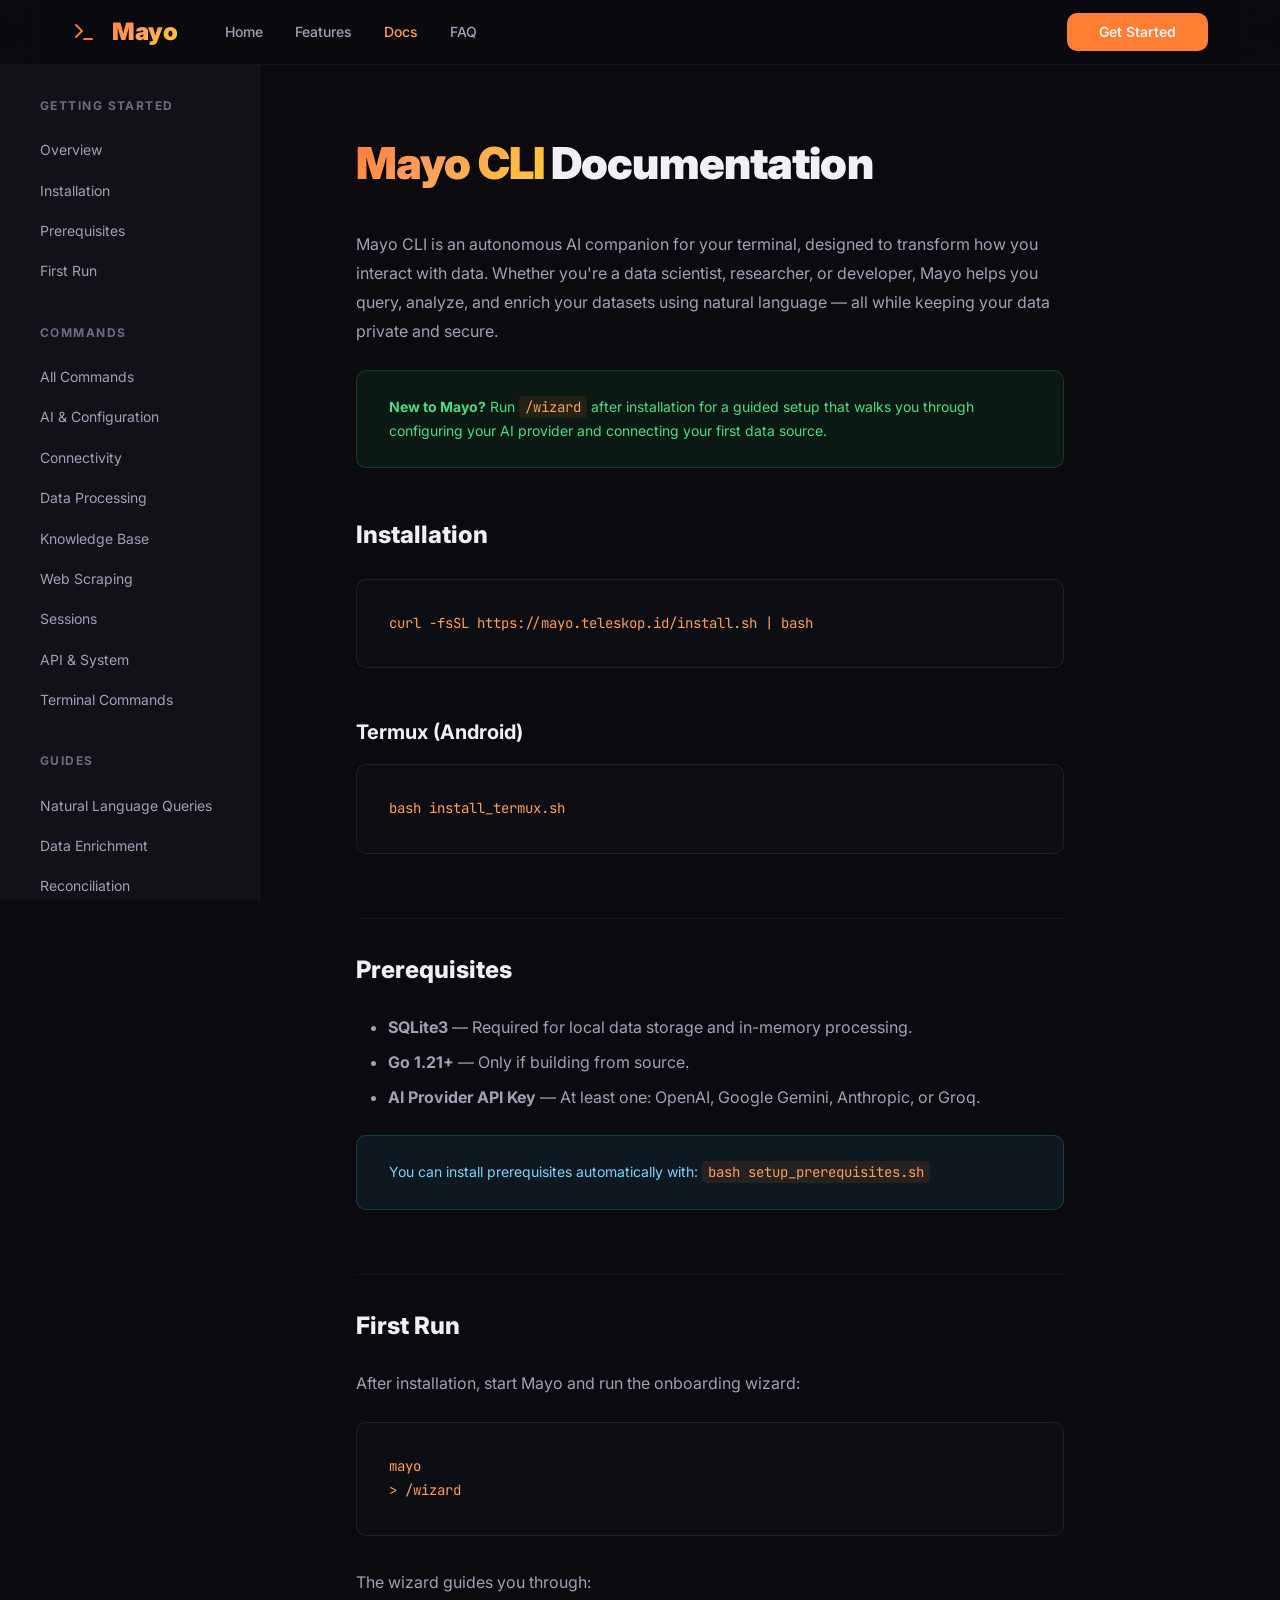
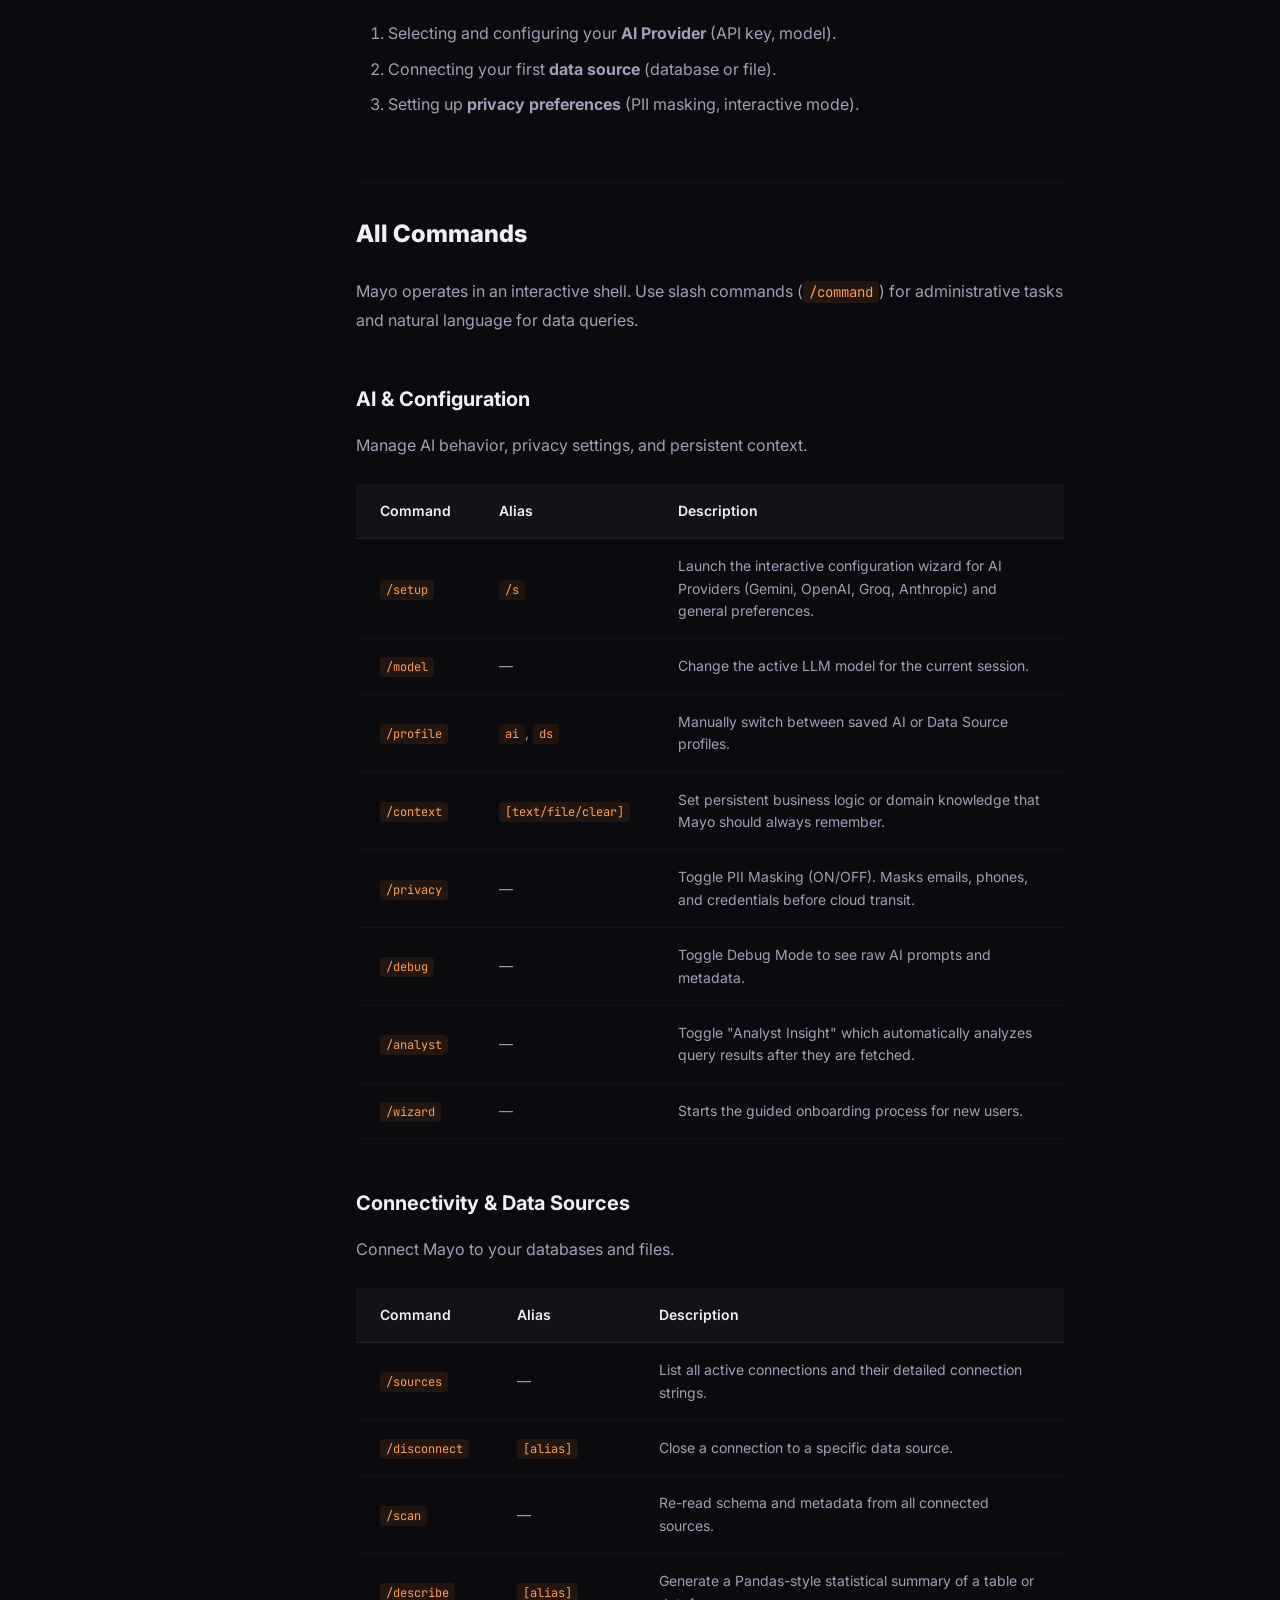
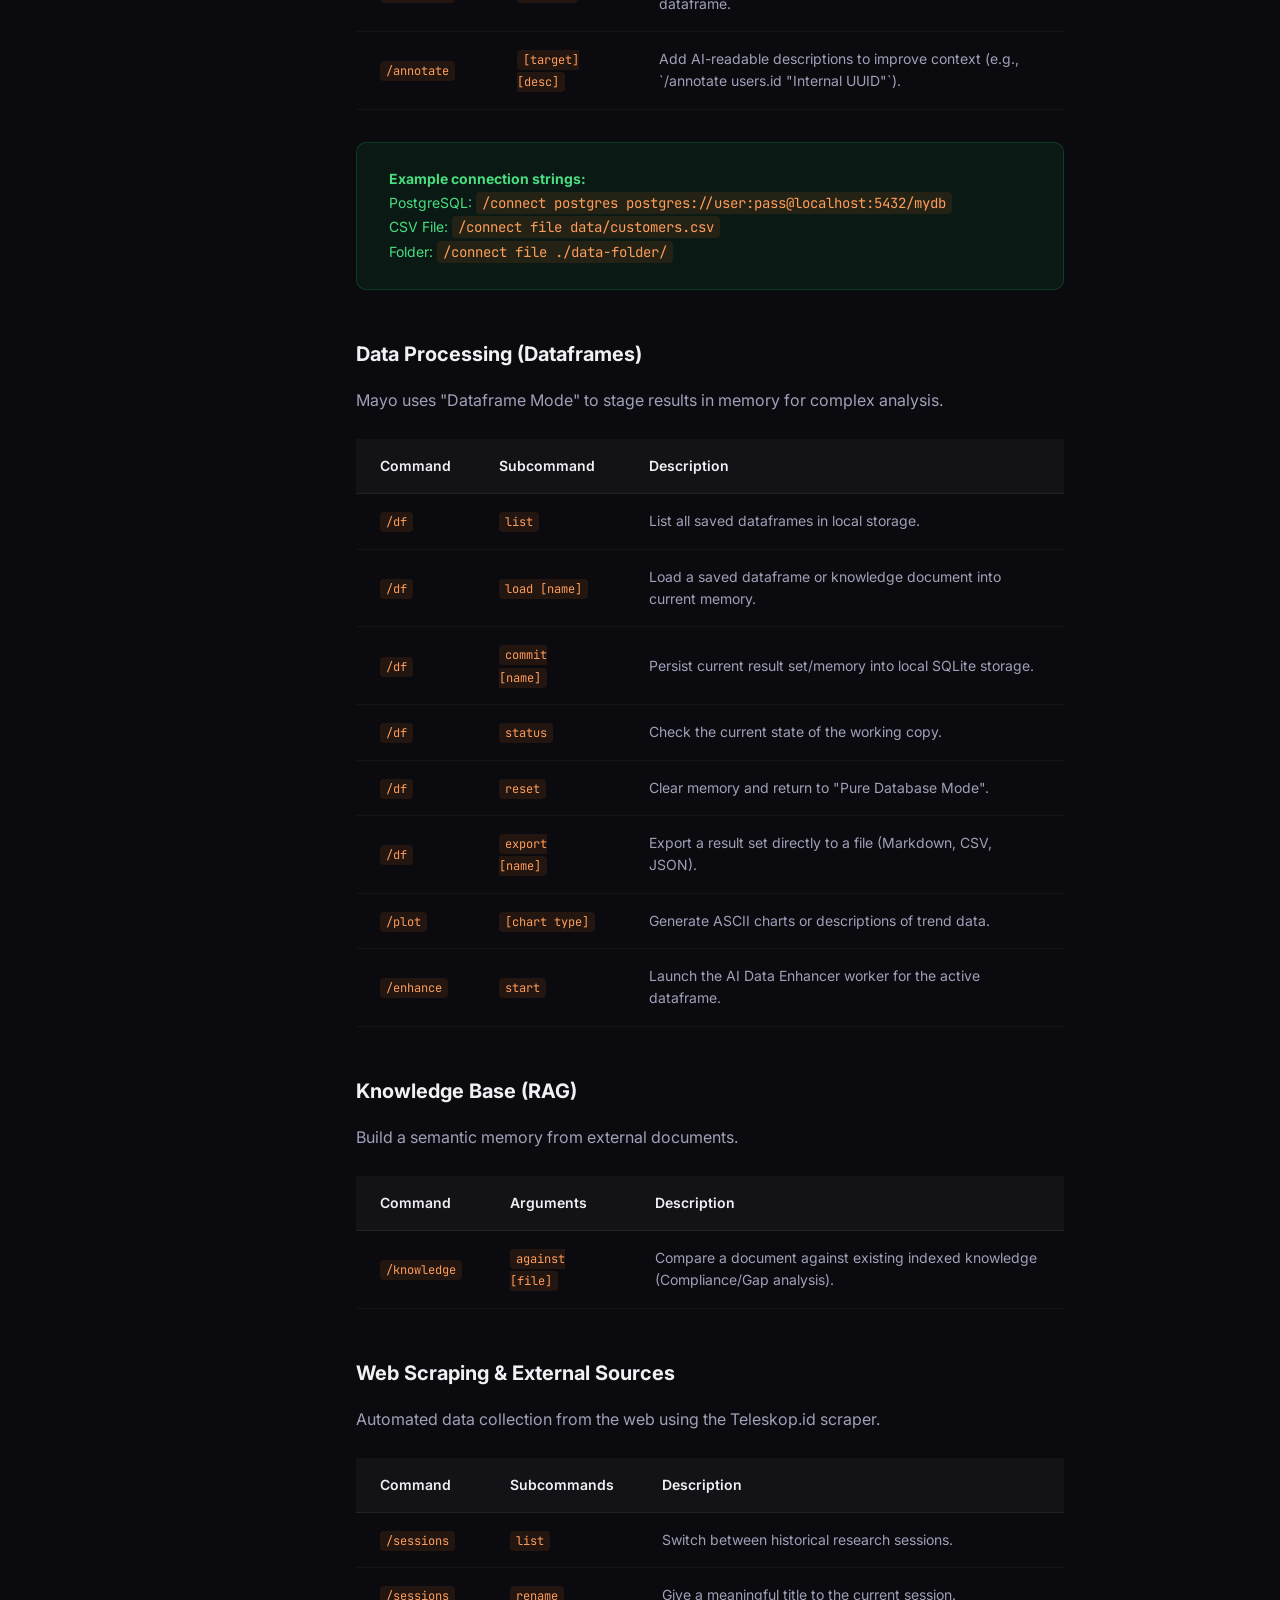
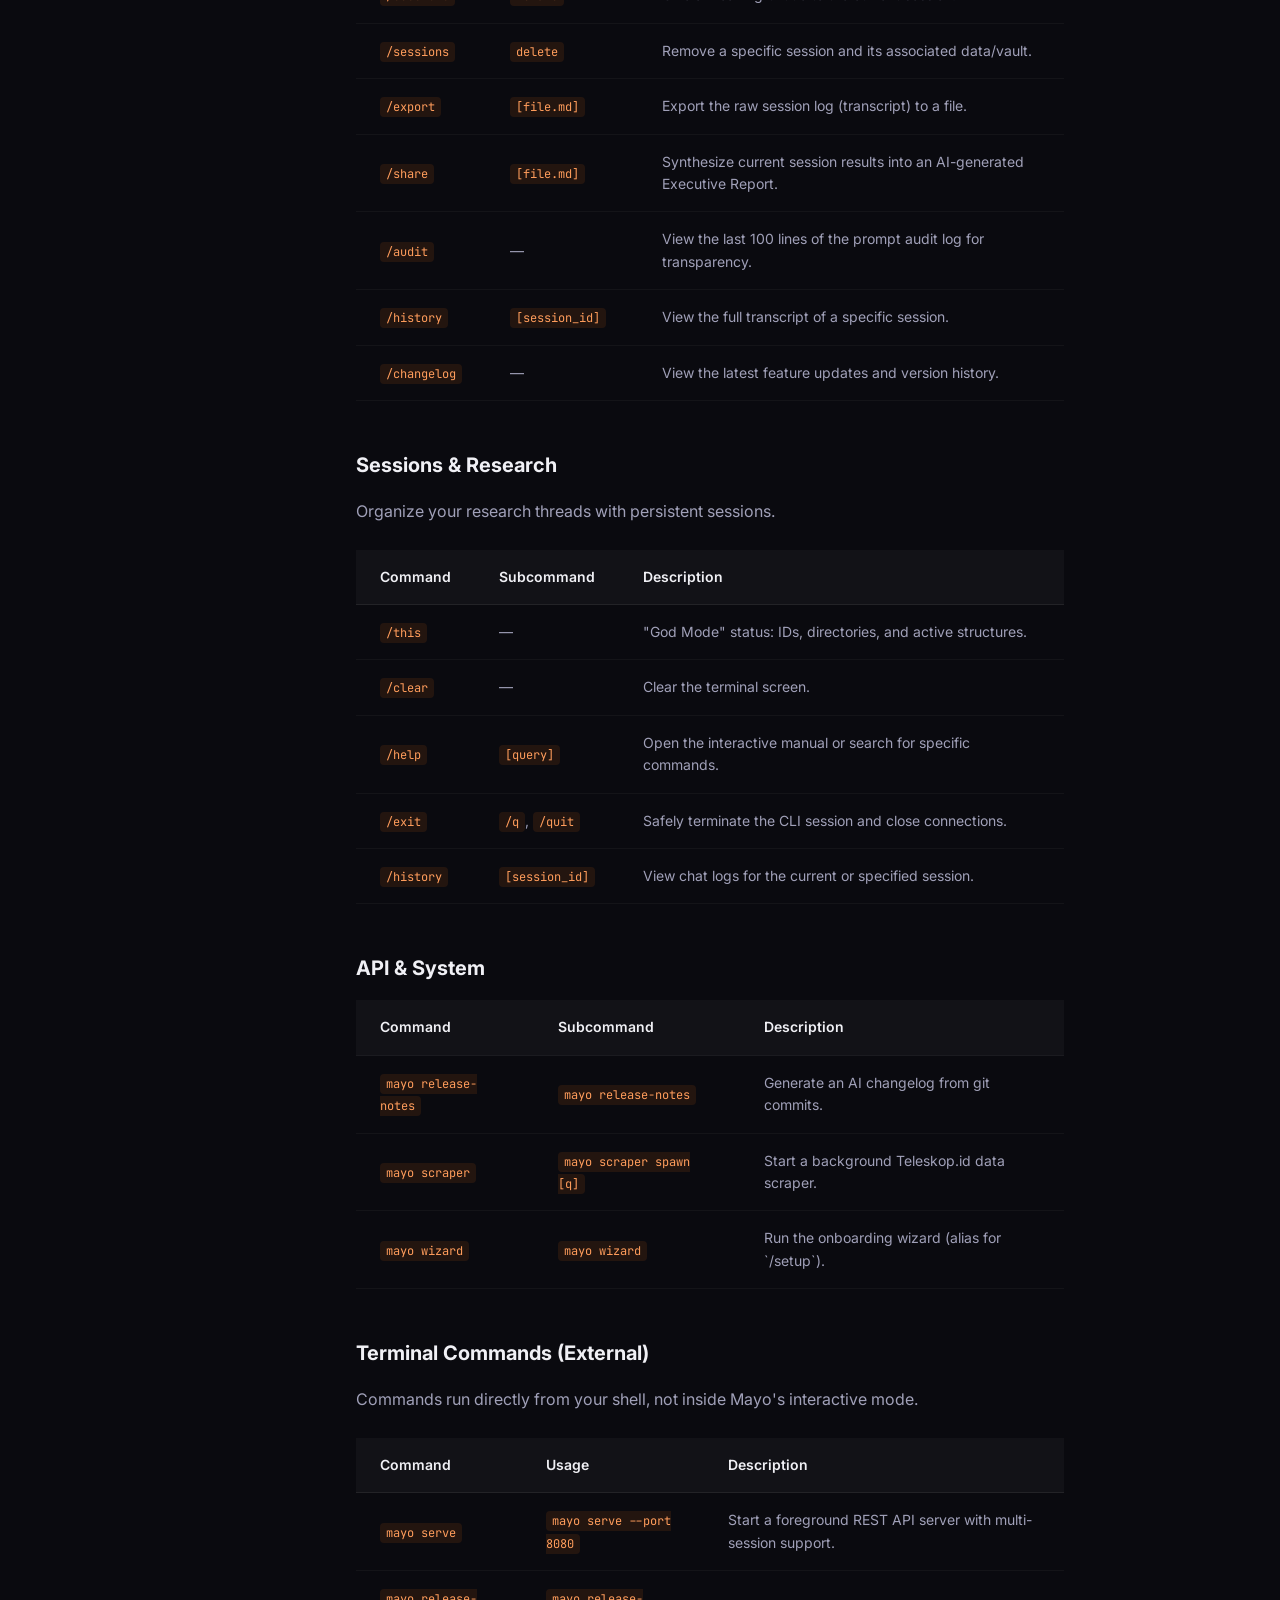
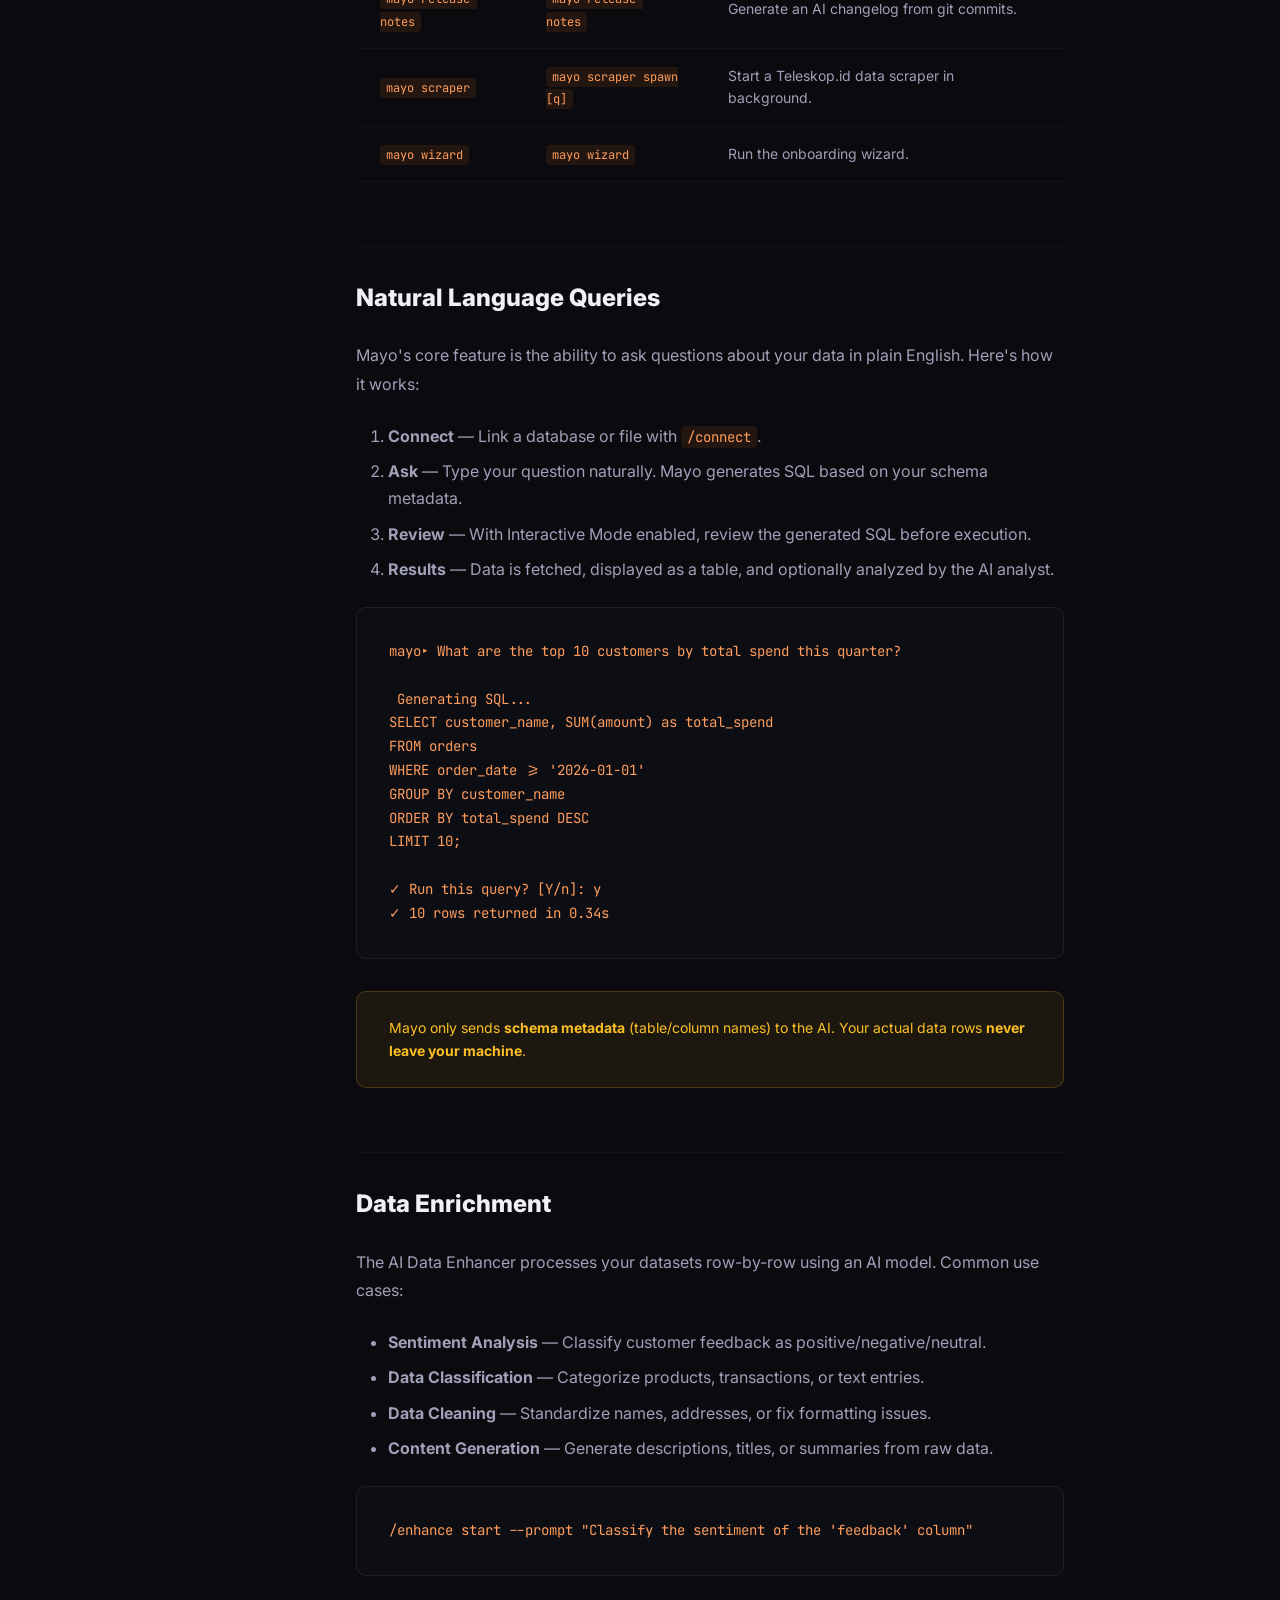
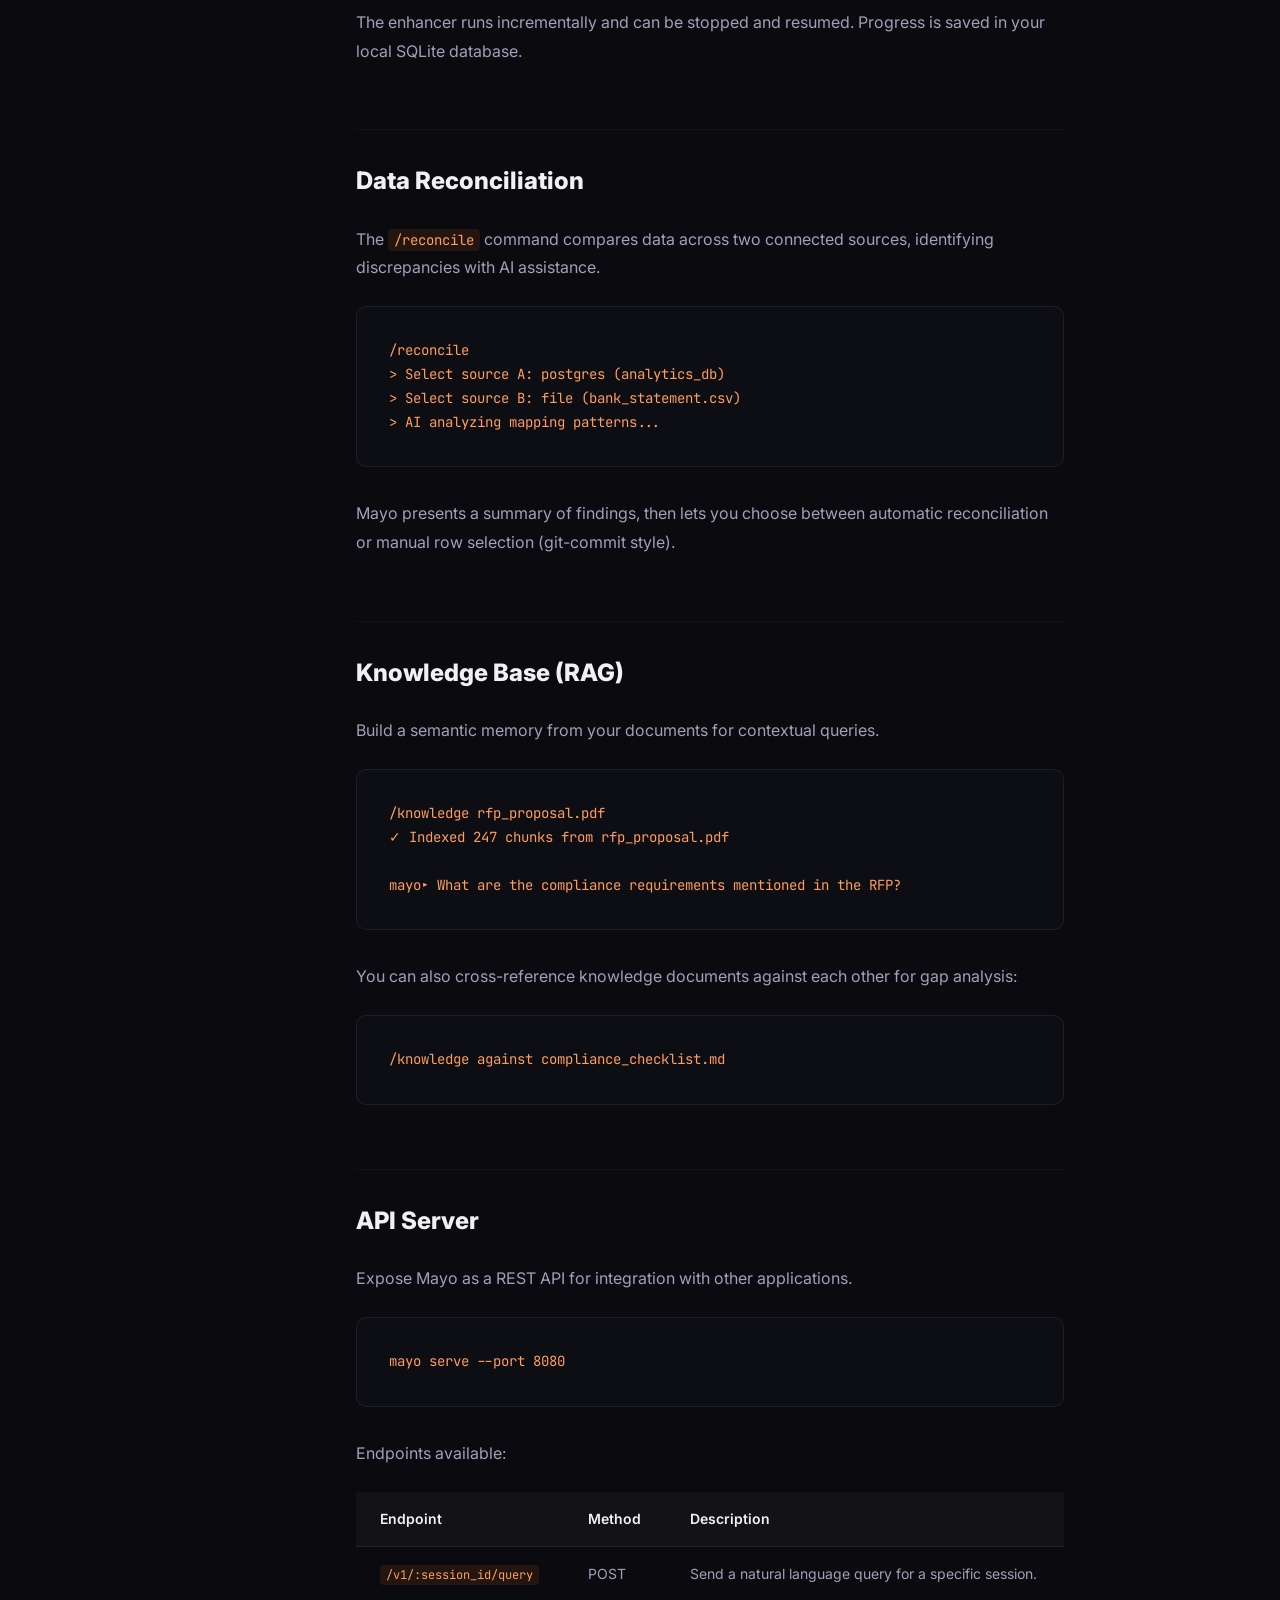
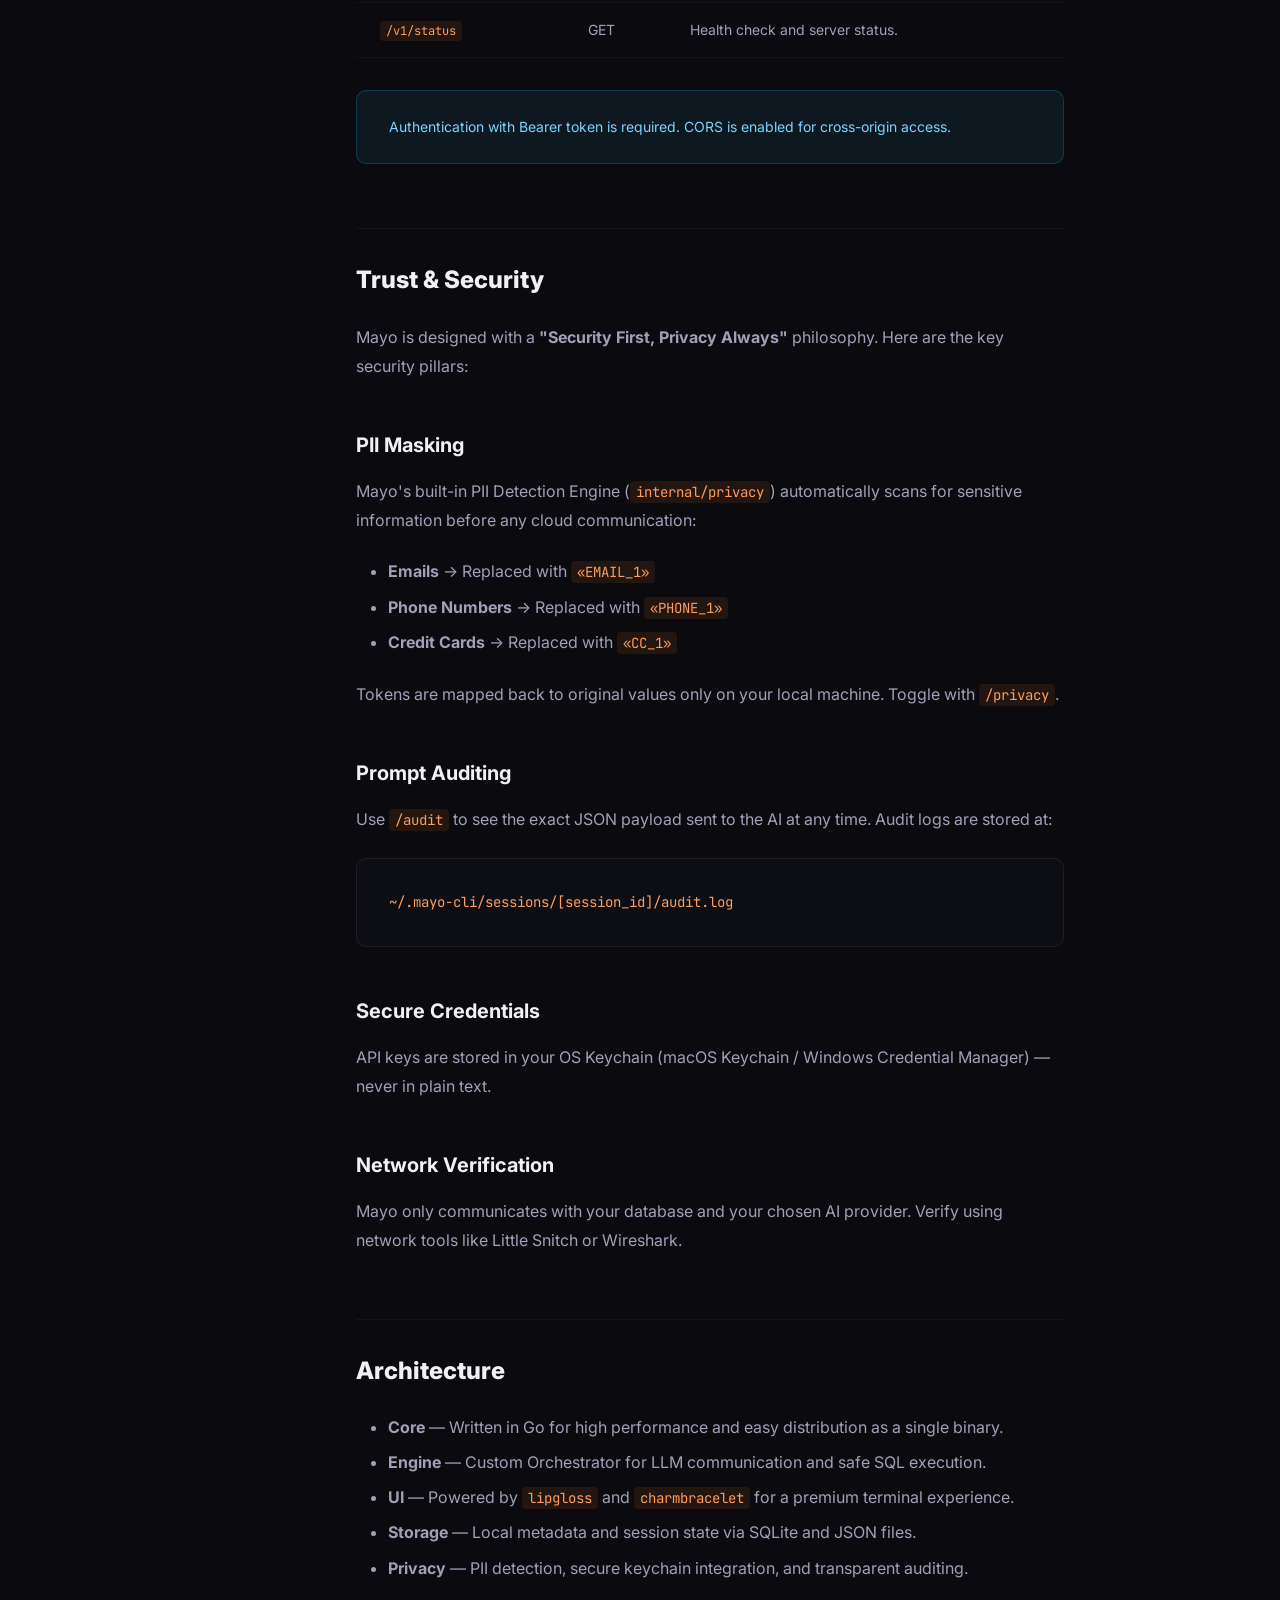
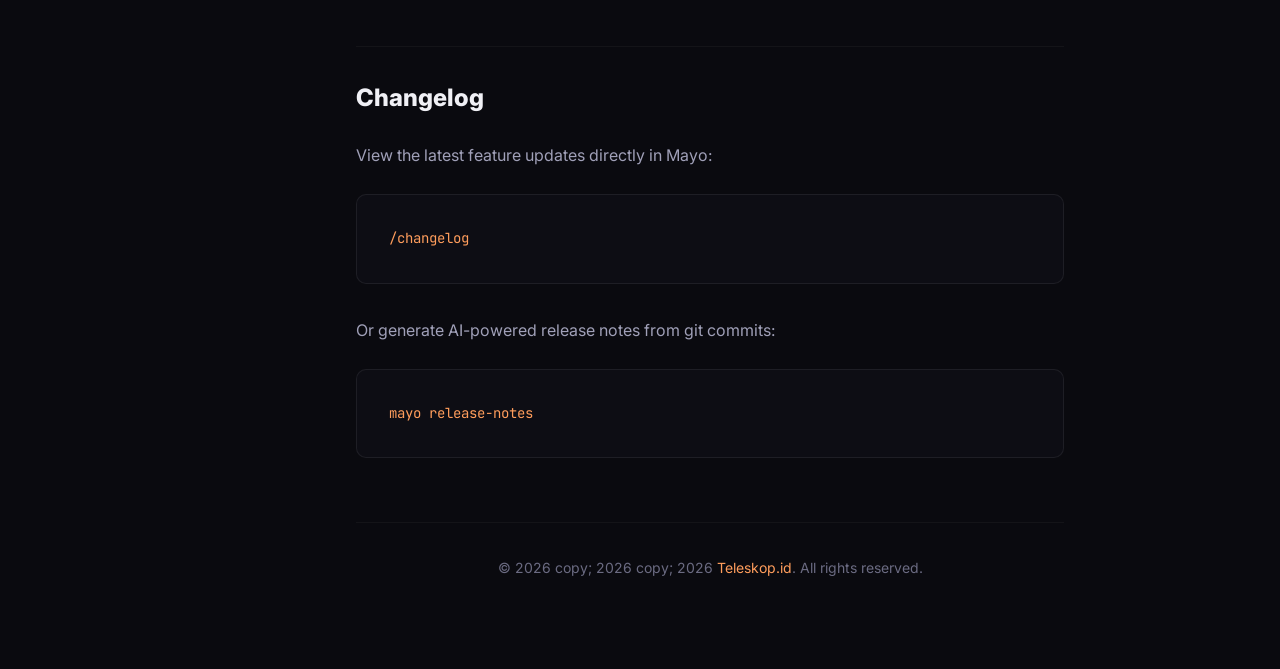
<file: docs.html>
<!DOCTYPE html>
<html lang="en">

<head>
    <meta charset="UTF-8" />
    <meta name="viewport" content="width=device-width, initial-scale=1.0" />
    <title>Documentation — Mayo CLI</title>
    <meta name="description"
        content="Complete documentation for Mayo CLI. Learn how to install, configure, and use Mayo for AI-powered data analysis from your terminal." />
    <meta property="og:title" content="Documentation — Mayo CLI" />
    <meta property="og:description"
        content="Complete documentation for Mayo CLI — AI-powered data analysis in your terminal." />
    <link rel="preconnect" href="https://fonts.googleapis.com" />
    <link rel="preconnect" href="https://fonts.gstatic.com" crossorigin />
    <link
        href="https://fonts.googleapis.com/css2?family=Inter:wght@300;400;500;600;700;800;900&family=JetBrains+Mono:wght@400;500;600&display=swap"
        rel="stylesheet" />
    <link rel="stylesheet" href="styles.css" />
</head>

<body>
    <!-- ===== NAVBAR ===== -->
    <nav class="navbar" id="navbar">
        <div class="nav-container">
            <a href="/" class="nav-logo">
                <span class="logo-icon">
                    <svg width="24" height="24" viewBox="0 0 24 24" fill="none" stroke="currentColor" stroke-width="1.8"
                        stroke-linecap="round" stroke-linejoin="round">
                        <polyline points="4 17 10 11 4 5"></polyline>
                        <line x1="12" y1="19" x2="20" y2="19"></line>
                    </svg>
                </span>
                <span class="logo-text">Mayo</span>
            </a>
            <div class="nav-links">
                <a href="index.html" class="nav-link">Home</a>
                <a href="index.html#features" class="nav-link">Features</a>
                <a href="docs.html" class="nav-link" style="color: var(--accent-2);">Docs</a>
                <a href="index.html#faq" class="nav-link">FAQ</a>
            </div>
            <div class="nav-spacer" style="flex: 1;"></div>
            <a href="index.html#install" class="nav-cta">
                Get Started
            </a>
            <button class="nav-mobile-toggle" id="mobileToggle" aria-label="Toggle navigation">
                <span></span><span></span><span></span>
            </button>
        </div>
        <div class="nav-mobile-menu" id="mobileMenu">
            <a href="index.html" class="nav-link">Home</a>
            <a href="index.html#features" class="nav-link">Features</a>
            <a href="docs.html" class="nav-link">Docs</a>
            <a href="index.html#faq" class="nav-link">FAQ</a>
        </div>
    </nav>

    <div class="docs-layout">
        <!-- ===== SIDEBAR ===== -->
        <aside class="docs-sidebar" id="docsSidebar">
            <div class="docs-sidebar-inner">
                <h3>Getting Started</h3>
                <a href="#getting-started" class="active">Overview</a>
                <a href="#installation">Installation</a>
                <a href="#prerequisites">Prerequisites</a>
                <a href="#first-run">First Run</a>

                <h3>Commands</h3>
                <a href="#commands">All Commands</a>
                <a href="#ai-configuration">AI & Configuration</a>
                <a href="#connectivity">Connectivity</a>
                <a href="#dataframes">Data Processing</a>
                <a href="#knowledge-base">Knowledge Base</a>
                <a href="#scraping">Web Scraping</a>
                <a href="#sessions">Sessions</a>
                <a href="#api-system">API & System</a>
                <a href="#terminal-commands">Terminal Commands</a>

                <h3>Guides</h3>
                <a href="#natural-language">Natural Language Queries</a>
                <a href="#data-enrichment">Data Enrichment</a>
                <a href="#reconciliation">Reconciliation</a>
                <a href="#knowledge-rag">Knowledge (RAG)</a>
                <a href="#api-server">API Server</a>

                <h3>Trust & Security</h3>
                <a href="#security">Overview</a>
                <a href="#pii-masking">PII Masking</a>
                <a href="#audit">Auditing</a>

                <h3>Resources</h3>
                <a href="#architecture">Architecture</a>
                <a href="#changelog">Changelog</a>
            </div>
        </aside>

        <!-- ===== DOCS CONTENT ===== -->
        <main class="docs-main">
            <!-- GETTING STARTED -->
            <h1 id="getting-started">
                <span class="gradient-text">Mayo CLI</span> Documentation
            </h1>
            <p>
                Mayo CLI is an autonomous AI companion for your terminal, designed to transform how you interact with
                data. Whether you're a data scientist, researcher, or developer, Mayo helps you query, analyze, and
                enrich your datasets using natural language — all while keeping your data private and secure.
            </p>

            <div class="docs-callout tip">
                <strong>New to Mayo?</strong> Run <code>/wizard</code> after installation for a guided setup that
                walks you through configuring your AI provider and connecting your first data source.
            </div>

            <!-- INSTALLATION -->
            <h2 id="installation">Installation</h2>

            <pre><code>curl -fsSL https://mayo.teleskop.id/install.sh | bash</code></pre>

            <h3>Termux (Android)</h3>
            <pre><code>bash install_termux.sh</code></pre>

            <!-- PREREQUISITES -->
            <h2 id="prerequisites">Prerequisites</h2>
            <ul>
                <li><strong>SQLite3</strong> — Required for local data storage and in-memory processing.</li>
                <li><strong>Go 1.21+</strong> — Only if building from source.</li>
                <li><strong>AI Provider API Key</strong> — At least one: OpenAI, Google Gemini, Anthropic, or Groq.</li>
            </ul>

            <div class="docs-callout info">
                You can install prerequisites automatically with: <code>bash setup_prerequisites.sh</code>
            </div>

            <!-- FIRST RUN -->
            <h2 id="first-run">First Run</h2>
            <p>After installation, start Mayo and run the onboarding wizard:</p>
            <pre><code>mayo
> /wizard</code></pre>
            <p>The wizard guides you through:</p>
            <ol>
                <li>Selecting and configuring your <strong>AI Provider</strong> (API key, model).</li>
                <li>Connecting your first <strong>data source</strong> (database or file).</li>
                <li>Setting up <strong>privacy preferences</strong> (PII masking, interactive mode).</li>
            </ol>

            <!-- COMMANDS -->
            <h2 id="commands">All Commands</h2>
            <p>Mayo operates in an interactive shell. Use slash commands (<code>/command</code>) for administrative
                tasks and natural language for data queries.</p>

            <!-- AI & CONFIGURATION -->
            <h3 id="ai-configuration">AI & Configuration</h3>
            <p>Manage AI behavior, privacy settings, and persistent context.</p>
            <div class="docs-table-wrap">
                <table class="docs-table">
                    <thead>
                        <tr>
                            <th>Command</th>
                            <th>Alias</th>
                            <th>Description</th>
                        </tr>
                    </thead>
                    <tbody>
                        <tr>
                            <td><code>/setup</code></td>
                            <td><code>/s</code></td>
                            <td>Launch the interactive configuration wizard for AI Providers (Gemini, OpenAI, Groq, Anthropic) and general preferences.</td>
                        </tr>
                        <tr>
                            <td><code>/model</code></td>
                            <td>—</td>
                            <td>Change the active LLM model for the current session.</td>
                        </tr>
                        <tr>
                            <td><code>/profile</code></td>
                            <td><code>ai</code>, <code>ds</code></td>
                            <td>Manually switch between saved AI or Data Source profiles.</td>
                        </tr>
                        <tr>
                            <td><code>/context</code></td>
                            <td><code>[text/file/clear]</code></td>
                            <td>Set persistent business logic or domain knowledge that Mayo should always remember.</td>
                        </tr>
                        <tr>
                            <td><code>/privacy</code></td>
                            <td>—</td>
                            <td>Toggle PII Masking (ON/OFF). Masks emails, phones, and credentials before cloud transit.</td>
                        </tr>
                        <tr>
                            <td><code>/debug</code></td>
                            <td>—</td>
                            <td>Toggle Debug Mode to see raw AI prompts and metadata.</td>
                        </tr>
                        <tr>
                            <td><code>/analyst</code></td>
                            <td>—</td>
                            <td>Toggle "Analyst Insight" which automatically analyzes query results after they are fetched.</td>
                        </tr>
                        <tr>
                            <td><code>/wizard</code></td>
                            <td>—</td>
                            <td>Starts the guided onboarding process for new users.</td>
                        </tr>
                    </tbody>
                </table>
            </div>

            <!-- CONNECTIVITY -->
            <h3 id="connectivity">Connectivity & Data Sources</h3>
            <p>Connect Mayo to your databases and files.</p>
            <div class="docs-table-wrap">
                <table class="docs-table">
                    <thead>
                        <tr>
                            <th>Command</th>
                            <th>Alias</th>
                            <th>Description</th>
                        </tr>
                    </thead>
                    <tbody>
                        <tr>
                            <td><code>/sources</code></td>
                            <td>—</td>
                            <td>List all active connections and their detailed connection strings.</td>
                        </tr>
                        <tr>
                            <td><code>/disconnect</code></td>
                            <td><code>[alias]</code></td>
                            <td>Close a connection to a specific data source.</td>
                        </tr>
                        <tr>
                            <td><code>/scan</code></td>
                            <td>—</td>
                            <td>Re-read schema and metadata from all connected sources.</td>
                        </tr>
                        <tr>
                            <td><code>/describe</code></td>
                            <td><code>[alias]</code></td>
                            <td>Generate a Pandas-style statistical summary of a table or dataframe.</td>
                        </tr>
                        <tr>
                            <td><code>/annotate</code></td>
                            <td><code>[target] [desc]</code></td>
                            <td>Add AI-readable descriptions to improve context (e.g., `/annotate users.id "Internal UUID"`).</td>
                        </tr>
                    </tbody>
                </table>
            </div>

            <div class="docs-callout tip">
                <strong>Example connection strings:</strong><br />
                PostgreSQL: <code>/connect postgres postgres://user:pass@localhost:5432/mydb</code><br />
                CSV File: <code>/connect file data/customers.csv</code><br />
                Folder: <code>/connect file ./data-folder/</code>
            </div>

            <!-- DATAFRAMES -->
            <h3 id="dataframes">Data Processing (Dataframes)</h3>
            <p>Mayo uses "Dataframe Mode" to stage results in memory for complex analysis.</p>
            <div class="docs-table-wrap">
                <table class="docs-table">
                    <thead>
                        <tr>
                            <th>Command</th>
                            <th>Subcommand</th>
                            <th>Description</th>
                        </tr>
                    </thead>
                    <tbody>
                        <tr>
                            <td><code>/df</code></td>
                            <td><code>list</code></td>
                            <td>List all saved dataframes in local storage.</td>
                        </tr>
                        <tr>
                            <td><code>/df</code></td>
                            <td><code>load [name]</code></td>
                            <td>Load a saved dataframe or knowledge document into current memory.</td>
                        </tr>
                        <tr>
                            <td><code>/df</code></td>
                            <td><code>commit [name]</code></td>
                            <td>Persist current result set/memory into local SQLite storage.</td>
                        </tr>
                        <tr>
                            <td><code>/df</code></td>
                            <td><code>status</code></td>
                            <td>Check the current state of the working copy.</td>
                        </tr>
                        <tr>
                            <td><code>/df</code></td>
                            <td><code>reset</code></td>
                            <td>Clear memory and return to "Pure Database Mode".</td>
                        </tr>
                        <tr>
                            <td><code>/df</code></td>
                            <td><code>export [name]</code></td>
                            <td>Export a result set directly to a file (Markdown, CSV, JSON).</td>
                        </tr>
                        <tr>
                            <td><code>/plot</code></td>
                            <td><code>[chart type]</code></td>
                            <td>Generate ASCII charts or descriptions of trend data.</td>
                        </tr>
                        <tr>
                            <td><code>/enhance</code></td>
                            <td><code>start</code></td>
                            <td>Launch the AI Data Enhancer worker for the active dataframe.</td>
                        </tr>
                    </tbody>
                </table>
            </div>

            <!-- KNOWLEDGE BASE -->
            <h3 id="knowledge-base">Knowledge Base (RAG)</h3>
            <p>Build a semantic memory from external documents.</p>
            <div class="docs-table-wrap">
                <table class="docs-table">
                    <thead>
                        <tr>
                            <th>Command</th>
                            <th>Arguments</th>
                            <th>Description</th>
                        </tr>
                    </thead>
                    <tbody>
                        <tr>
                            <td><code>/knowledge</code></td>
                            <td><code>against [file]</code></td>
                            <td>Compare a document against existing indexed knowledge (Compliance/Gap analysis).</td>
                        </tr>
                    </tbody>
                </table>
            </div>

            <!-- WEB SCRAPING -->
            <h3 id="scraping">Web Scraping & External Sources</h3>
            <p>Automated data collection from the web using the Teleskop.id scraper.</p>
            <div class="docs-table-wrap">
                <table class="docs-table">
                    <thead>
                        <tr>
                            <th>Command</th>
                            <th>Subcommands</th>
                            <th>Description</th>
                        </tr>
                    </thead>
                    <tbody>
                        <tr>
                            <td><code>/sessions</code></td>
                            <td><code>list</code></td>
                            <td>Switch between historical research sessions.</td>
                        </tr>
                        <tr>
                            <td><code>/sessions</code></td>
                            <td><code>rename</code></td>
                            <td>Give a meaningful title to the current session.</td>
                        </tr>
                        <tr>
                            <td><code>/sessions</code></td>
                            <td><code>delete</code></td>
                            <td>Remove a specific session and its associated data/vault.</td>
                        </tr>
                        <tr>
                            <td><code>/export</code></td>
                            <td><code>[file.md]</code></td>
                            <td>Export the raw session log (transcript) to a file.</td>
                        </tr>
                        <tr>
                            <td><code>/share</code></td>
                            <td><code>[file.md]</code></td>
                            <td>Synthesize current session results into an AI-generated Executive Report.</td>
                        </tr>
                        <tr>
                            <td><code>/audit</code></td>
                            <td>—</td>
                            <td>View the last 100 lines of the prompt audit log for transparency.</td>
                        </tr>
                        <tr>
                            <td><code>/history</code></td>
                            <td><code>[session_id]</code></td>
                            <td>View the full transcript of a specific session.</td>
                        </tr>
                        <tr>
                            <td><code>/changelog</code></td>
                            <td>—</td>
                            <td>View the latest feature updates and version history.</td>
                        </tr>
                    </tbody>
                </table>
            </div>

            <!-- SESSIONS -->
            <h3 id="sessions">Sessions & Research</h3>
            <p>Organize your research threads with persistent sessions.</p>
            <div class="docs-table-wrap">
                <table class="docs-table">
                    <thead>
                        <tr>
                            <th>Command</th>
                            <th>Subcommand</th>
                            <th>Description</th>
                        </tr>
                    </thead>
                    <tbody>
                        <tr>
                            <td><code>/this</code></td>
                            <td>—</td>
                            <td>"God Mode" status: IDs, directories, and active structures.</td>
                        </tr>
                        <tr>
                            <td><code>/clear</code></td>
                            <td>—</td>
                            <td>Clear the terminal screen.</td>
                        </tr>
                        <tr>
                            <td><code>/help</code></td>
                            <td><code>[query]</code></td>
                            <td>Open the interactive manual or search for specific commands.</td>
                        </tr>
                        <tr>
                            <td><code>/exit</code></td>
                            <td><code>/q</code>, <code>/quit</code></td>
                            <td>Safely terminate the CLI session and close connections.</td>
                        </tr>
                        <tr>
                            <td><code>/history</code></td>
                            <td><code>[session_id]</code></td>
                            <td>View chat logs for the current or specified session.</td>
                        </tr>
                    </tbody>
                </table>
            </div>

            <!-- API & SYSTEM -->
            <h3 id="api-system">API & System</h3>
            <div class="docs-table-wrap">
                <table class="docs-table">
                    <thead>
                        <tr>
                            <th>Command</th>
                            <th>Subcommand</th>
                            <th>Description</th>
                        </tr>
                    </thead>
                    <tbody>
                        <tr>
                            <td><code>mayo release-notes</code></td>
                            <td><code>mayo release-notes</code></td>
                            <td>Generate an AI changelog from git commits.</td>
                        </tr>
                        <tr>
                            <td><code>mayo scraper</code></td>
                            <td><code>mayo scraper spawn [q]</code></td>
                            <td>Start a background Teleskop.id data scraper.</td>
                        </tr>
                        <tr>
                            <td><code>mayo wizard</code></td>
                            <td><code>mayo wizard</code></td>
                            <td>Run the onboarding wizard (alias for `/setup`).</td>
                        </tr>
                    </tbody>
                </table>
            </div>

            <!-- TERMINAL COMMANDS -->
            <h3 id="terminal-commands">Terminal Commands (External)</h3>
            <p>Commands run directly from your shell, not inside Mayo's interactive mode.</p>
            <div class="docs-table-wrap">
                <table class="docs-table">
                    <thead>
                        <tr>
                            <th>Command</th>
                            <th>Usage</th>
                            <th>Description</th>
                        </tr>
                    </thead>
                    <tbody>
                        <tr>
                            <td><code>mayo serve</code></td>
                            <td><code>mayo serve --port 8080</code></td>
                            <td>Start a foreground REST API server with multi-session support.</td>
                        </tr>
                        <tr>
                            <td><code>mayo release-notes</code></td>
                            <td><code>mayo release-notes</code></td>
                            <td>Generate an AI changelog from git commits.</td>
                        </tr>
                        <tr>
                            <td><code>mayo scraper</code></td>
                            <td><code>mayo scraper spawn [q]</code></td>
                            <td>Start a Teleskop.id data scraper in background.</td>
                        </tr>
                        <tr>
                            <td><code>mayo wizard</code></td>
                            <td><code>mayo wizard</code></td>
                            <td>Run the onboarding wizard.</td>
                        </tr>
                    </tbody>
                </table>
            </div>

            <!-- GUIDES -->
            <h2 id="natural-language">Natural Language Queries</h2>
            <p>Mayo's core feature is the ability to ask questions about your data in plain English. Here's how it
                works:</p>
            <ol>
                <li><strong>Connect</strong> — Link a database or file with <code>/connect</code>.</li>
                <li><strong>Ask</strong> — Type your question naturally. Mayo generates SQL based on your schema
                    metadata.</li>
                <li><strong>Review</strong> — With Interactive Mode enabled, review the generated SQL before execution.
                </li>
                <li><strong>Results</strong> — Data is fetched, displayed as a table, and optionally analyzed by the AI
                    analyst.</li>
            </ol>
            <pre><code>mayo▸ What are the top 10 customers by total spend this quarter?

 Generating SQL...
SELECT customer_name, SUM(amount) as total_spend
FROM orders
WHERE order_date >= '2026-01-01'
GROUP BY customer_name
ORDER BY total_spend DESC
LIMIT 10;

✓ Run this query? [Y/n]: y
✓ 10 rows returned in 0.34s</code></pre>

            <div class="docs-callout warning">
                Mayo only sends <strong>schema metadata</strong> (table/column names) to the AI. Your actual data
                rows <strong>never leave your machine</strong>.
            </div>

            <!-- DATA ENRICHMENT -->
            <h2 id="data-enrichment">Data Enrichment</h2>
            <p>The AI Data Enhancer processes your datasets row-by-row using an AI model. Common use cases:</p>
            <ul>
                <li><strong>Sentiment Analysis</strong> — Classify customer feedback as positive/negative/neutral.</li>
                <li><strong>Data Classification</strong> — Categorize products, transactions, or text entries.</li>
                <li><strong>Data Cleaning</strong> — Standardize names, addresses, or fix formatting issues.</li>
                <li><strong>Content Generation</strong> — Generate descriptions, titles, or summaries from raw data.
                </li>
            </ul>
            <pre><code>/enhance start --prompt "Classify the sentiment of the 'feedback' column"</code></pre>
            <p>The enhancer runs incrementally and can be stopped and resumed. Progress is saved in your local SQLite
                database.</p>

            <!-- RECONCILIATION -->
            <h2 id="reconciliation">Data Reconciliation</h2>
            <p>The <code>/reconcile</code> command compares data across two connected sources, identifying discrepancies
                with AI assistance.</p>
            <pre><code>/reconcile
> Select source A: postgres (analytics_db)
> Select source B: file (bank_statement.csv)
> AI analyzing mapping patterns...</code></pre>
            <p>Mayo presents a summary of findings, then lets you choose between automatic reconciliation or manual row
                selection (git-commit style).</p>

            <!-- KNOWLEDGE RAG -->
            <h2 id="knowledge-rag">Knowledge Base (RAG)</h2>
            <p>Build a semantic memory from your documents for contextual queries.</p>
            <pre><code>/knowledge rfp_proposal.pdf
✓ Indexed 247 chunks from rfp_proposal.pdf

mayo▸ What are the compliance requirements mentioned in the RFP?</code></pre>
            <p>You can also cross-reference knowledge documents against each other for gap analysis:</p>
            <pre><code>/knowledge against compliance_checklist.md</code></pre>

            <!-- API SERVER -->
            <h2 id="api-server">API Server</h2>
            <p>Expose Mayo as a REST API for integration with other applications.</p>
            <pre><code>mayo serve --port 8080</code></pre>
            <p>Endpoints available:</p>
            <div class="docs-table-wrap">
                <table class="docs-table">
                    <thead>
                        <tr>
                            <th>Endpoint</th>
                            <th>Method</th>
                            <th>Description</th>
                        </tr>
                    </thead>
                    <tbody>
                        <tr>
                            <td><code>/v1/:session_id/query</code></td>
                            <td>POST</td>
                            <td>Send a natural language query for a specific session.</td>
                        </tr>
                        <tr>
                            <td><code>/v1/status</code></td>
                            <td>GET</td>
                            <td>Health check and server status.</td>
                        </tr>
                    </tbody>
                </table>
            </div>
            <div class="docs-callout info">
                Authentication with Bearer token is required. CORS is enabled for cross-origin access.
            </div>

            <!-- TRUST & SECURITY -->
            <h2 id="security">Trust & Security</h2>
            <p>Mayo is designed with a <strong>"Security First, Privacy Always"</strong> philosophy. Here are the key
                security pillars:</p>

            <h3 id="pii-masking">PII Masking</h3>
            <p>Mayo's built-in PII Detection Engine (<code>internal/privacy</code>) automatically scans for sensitive
                information before any cloud communication:</p>
            <ul>
                <li><strong>Emails</strong> → Replaced with <code>«EMAIL_1»</code></li>
                <li><strong>Phone Numbers</strong> → Replaced with <code>«PHONE_1»</code></li>
                <li><strong>Credit Cards</strong> → Replaced with <code>«CC_1»</code></li>
            </ul>
            <p>Tokens are mapped back to original values only on your local machine. Toggle with <code>/privacy</code>.
            </p>

            <h3 id="audit">Prompt Auditing</h3>
            <p>Use <code>/audit</code> to see the exact JSON payload sent to the AI at any time. Audit logs are stored
                at:</p>
            <pre><code>~/.mayo-cli/sessions/[session_id]/audit.log</code></pre>

            <h3>Secure Credentials</h3>
            <p>API keys are stored in your OS Keychain (macOS Keychain / Windows Credential Manager) — never in plain
                text.</p>

            <h3>Network Verification</h3>
            <p>Mayo only communicates with your database and your chosen AI provider. Verify using network tools like
                Little Snitch or Wireshark.</p>

            <!-- ARCHITECTURE -->
            <h2 id="architecture">Architecture</h2>
            <ul>
                <li><strong>Core</strong> — Written in Go for high performance and easy distribution as a single binary.
                </li>
                <li><strong>Engine</strong> — Custom Orchestrator for LLM communication and safe SQL execution.</li>
                <li><strong>UI</strong> — Powered by <code>lipgloss</code> and <code>charmbracelet</code> for a premium
                    terminal experience.</li>
                <li><strong>Storage</strong> — Local metadata and session state via SQLite and JSON files.</li>
                <li><strong>Privacy</strong> — PII detection, secure keychain integration, and transparent auditing.
                </li>
            </ul>

            <!-- CHANGELOG -->
            <h2 id="changelog">Changelog</h2>
            <p>View the latest feature updates directly in Mayo:</p>
            <pre><code>/changelog</code></pre>
            <p>Or generate AI-powered release notes from git commits:</p>
            <pre><code>mayo release-notes</code></pre>

            <div
                style="margin-top: 4rem; padding-top: 2rem; border-top: 1px solid var(--border-subtle); text-align: center;">
                <p style="color: var(--text-muted); font-size: var(--text-sm);">
                    &copy; 2026 copy; 2026 copy; 2026 <a href="https://teleskop.id" target="_blank" rel="noopener"
                        style="color: var(--accent-2);">Teleskop.id</a>. All rights reserved.
                </p>
            </div>
        </main>
    </div>

    <!-- Mobile sidebar toggle -->
    <button class="docs-mobile-toggle" id="docsMobileToggle" aria-label="Toggle sidebar">
        <svg width="20" height="20" viewBox="0 0 24 24" fill="none" stroke="currentColor" stroke-width="2"
            stroke-linecap="round" stroke-linejoin="round">
            <line x1="3" y1="12" x2="21" y2="12"></line>
            <line x1="3" y1="6" x2="21" y2="6"></line>
            <line x1="3" y1="18" x2="21" y2="18"></line>
        </svg>
    </button>

    <script src="main.js"></script>
</body>

</html>
</file>
<file: styles.css>
/* ================================================
   Mayo CLI — Design System & Styles
   ================================================ */

/* ===== CSS CUSTOM PROPERTIES ===== */
:root {
  /* Colors */
  --bg-primary: #0a0a0f;
  --bg-secondary: #111118;
  --bg-card: rgba(22, 22, 32, 0.7);
  --bg-card-hover: rgba(30, 30, 45, 0.85);
  --bg-glass: rgba(255, 255, 255, 0.03);

  --text-primary: #f0f0f5;
  --text-secondary: #a0a0b8;
  --text-muted: #6b6b82;

  --accent-1: #ff7e33;
  /* More vibrant orange */
  --accent-2: #ff9d5c;
  --accent-3: #ffcc33;
  --accent-glow: rgba(255, 126, 51, 0.12);
  --accent-glow-strong: rgba(255, 126, 51, 0.25);

  --border-subtle: rgba(255, 255, 255, 0.04);
  --border-card: rgba(255, 255, 255, 0.07);
  --border-hover: rgba(255, 126, 51, 0.4);

  --gradient-primary: linear-gradient(135deg, #ff7e33, #ffcc33);
  --gradient-hero: linear-gradient(135deg, #ff7e33 0%, #ff9d5c 40%, #ffcc33 100%);
  --gradient-subtle: linear-gradient(135deg, rgba(255, 126, 51, 0.08), rgba(255, 204, 51, 0.03));

  /* Spacing */
  --space-xs: 0.25rem;
  --space-sm: 0.5rem;
  --space-md: 1rem;
  --space-lg: 1.5rem;
  --space-xl: 2rem;
  --space-2xl: 3rem;
  --space-3xl: 4rem;
  --space-4xl: 6rem;

  /* Typography */
  --font-sans: 'Inter', -apple-system, BlinkMacSystemFont, sans-serif;
  --font-mono: 'JetBrains Mono', 'Fira Code', monospace;

  --text-xs: 0.75rem;
  --text-sm: 0.875rem;
  --text-base: 1rem;
  --text-lg: 1.125rem;
  --text-xl: 1.25rem;
  --text-2xl: 1.5rem;
  --text-3xl: 2rem;
  --text-4xl: 2.75rem;
  --text-5xl: 3.5rem;
  --text-6xl: 4.5rem;

  /* Borders & Radius */
  --radius-sm: 6px;
  --radius-md: 10px;
  --radius-lg: 16px;
  --radius-xl: 24px;
  --radius-full: 9999px;

  /* Transitions */
  --transition-fast: 0.15s ease;
  --transition-base: 0.25s ease;
  --transition-slow: 0.4s ease;

  /* Shadows */
  --shadow-sm: 0 1px 2px rgba(0, 0, 0, 0.3);
  --shadow-md: 0 4px 12px rgba(0, 0, 0, 0.4);
  --shadow-lg: 0 8px 30px rgba(0, 0, 0, 0.5);
  --shadow-glow: 0 0 40px rgba(249, 115, 22, 0.15);
}

/* ===== RESET & BASE ===== */
*,
*::before,
*::after {
  margin: 0;
  padding: 0;
  box-sizing: border-box;
}

html {
  scroll-behavior: smooth;
  -webkit-font-smoothing: antialiased;
  -moz-osx-font-smoothing: grayscale;
}

body {
  font-family: var(--font-sans);
  background-color: var(--bg-primary);
  color: var(--text-primary);
  line-height: 1.6;
  overflow-x: hidden;
}

a {
  color: inherit;
  text-decoration: none;
}

code {
  font-family: var(--font-mono);
  font-size: 0.9em;
}

img {
  max-width: 100%;
  display: block;
}

/* ===== UTILITY ===== */
.hidden {
  display: none !important;
}

.gradient-text,
.hero-gradient-text {
  background: var(--gradient-hero);
  -webkit-background-clip: text;
  -webkit-text-fill-color: transparent;
  background-clip: text;
}

.section-container {
  max-width: 1200px;
  margin: 0 auto;
  padding: 0 var(--space-xl);
}

@media (max-width: 768px) {
  .section-container {
    padding: 0 var(--space-md);
  }
}

.section-header {
  text-align: center;
  margin-bottom: var(--space-4xl);
}

.section-tag {
  display: inline-block;
  font-size: var(--text-xs);
  font-weight: 600;
  text-transform: uppercase;
  letter-spacing: 0.15em;
  color: var(--accent-1);
  background: rgba(249, 115, 22, 0.1);
  border: 1px solid rgba(249, 115, 22, 0.2);
  padding: var(--space-xs) var(--space-md);
  border-radius: var(--radius-full);
  margin-bottom: var(--space-lg);
}

.section-title {
  font-size: var(--text-4xl);
  font-weight: 800;
  line-height: 1.15;
  margin-bottom: var(--space-lg);
  letter-spacing: -0.02em;
}

.slider-controls {
  position: absolute;
  top: 50%;
  left: 0;
  right: 0;
  transform: translateY(-50%);
  display: flex;
  justify-content: space-between;
  pointer-events: none;
  z-index: 20;
}

.slider-btn {
  background: rgba(20, 20, 25, 0.8);
  backdrop-filter: blur(8px);
  -webkit-backdrop-filter: blur(8px);
  border: 1px solid var(--border-card);
  color: var(--text-primary);
  width: 44px;
  height: 44px;
  border-radius: 50%;
  display: flex;
  align-items: center;
  justify-content: center;
  cursor: pointer;
  transition: all var(--transition-fast);
  pointer-events: auto;
  box-shadow: 0 4px 12px rgba(0, 0, 0, 0.5);
}

.slider-btn:hover {
  background: var(--bg-card-hover);
  border-color: var(--accent-1);
  color: var(--accent-1);
  transform: scale(1.05);
}

.slider-btn:active {
  transform: scale(0.95);
}

.section-subtitle {
  font-size: var(--text-lg);
  color: var(--text-secondary);
  max-width: 600px;
  margin: 0 auto;
  line-height: 1.7;
}

/* ===== NAVBAR ===== */
.navbar {
  position: fixed;
  top: 0;
  left: 0;
  right: 0;
  z-index: 1000;
  background: rgba(10, 10, 15, 0.8);
  backdrop-filter: blur(20px);
  -webkit-backdrop-filter: blur(20px);
  border-bottom: 1px solid var(--border-subtle);
  transition: background var(--transition-base);
}

.nav-container {
  max-width: 1200px;
  margin: 0 auto;
  padding: 0 var(--space-xl);
  height: 64px;
  display: flex;
  align-items: center;
  justify-content: space-between;
}

@media (max-width: 768px) {
  .nav-container {
    padding: 0 var(--space-md);
  }
}

.nav-logo {
  display: flex;
  align-items: center;
  gap: var(--space-md);
  font-weight: 800;
  font-size: var(--text-2xl);
  margin-right: var(--space-2xl);
}

@media (max-width: 768px) {
  .nav-logo {
    margin-right: 0;
    font-size: var(--text-xl);
  }
}

.logo-icon {
  display: flex;
  align-items: center;
}

.logo-icon svg {
  width: 24px;
  height: 24px;
  color: var(--accent-1);
}

.logo-text {
  background: var(--gradient-hero);
  -webkit-background-clip: text;
  -webkit-text-fill-color: transparent;
  background-clip: text;
  font-weight: 900;
  letter-spacing: -0.02em;
}

.nav-links {
  display: flex;
  align-items: center;
  gap: var(--space-xl);
}

.nav-link {
  font-size: var(--text-sm);
  color: var(--text-secondary);
  font-weight: 500;
  transition: color var(--transition-fast);
  position: relative;
}

.nav-link:hover {
  color: var(--text-primary);
}

.nav-link::after {
  content: '';
  position: absolute;
  bottom: -4px;
  left: 0;
  width: 0;
  height: 2px;
  background: var(--gradient-primary);
  border-radius: 1px;
  transition: width var(--transition-base);
}

.nav-link:hover::after {
  width: 100%;
}

.nav-cta {
  display: flex;
  align-items: center;
  gap: var(--space-sm);
  font-size: var(--text-sm);
  font-weight: 600;
  color: var(--text-primary);
  padding: var(--space-sm) var(--space-xl);
  background: var(--accent-1);
  border-radius: var(--radius-md);
  transition: all var(--transition-fast);
  border: none;
}

.nav-cta:hover {
  background: var(--accent-2);
  transform: translateY(-2px);
  box-shadow: 0 8px 20px rgba(255, 126, 51, 0.4);
}

.nav-mobile-toggle {
  display: none;
  flex-direction: column;
  gap: 5px;
  background: none;
  border: none;
  cursor: pointer;
  padding: var(--space-sm);
}

.nav-mobile-toggle span {
  display: block;
  width: 22px;
  height: 2px;
  background: var(--text-secondary);
  border-radius: 1px;
  transition: all var(--transition-fast);
}

.nav-mobile-menu {
  display: flex;
  flex-direction: column;
  gap: var(--space-md);
  padding: var(--space-xl);
  background: rgba(10, 10, 15, 0.98);
  backdrop-filter: blur(20px);
  -webkit-backdrop-filter: blur(20px);
  border-bottom: 1px solid var(--border-subtle);
  position: absolute;
  top: 100%;
  left: 0;
  right: 0;
  z-index: 999;
  transform: translateY(-10px);
  opacity: 0;
  transition: all var(--transition-base);
  pointer-events: none;
}

.nav-mobile-menu.active {
  transform: translateY(0);
  opacity: 1;
  pointer-events: all;
}

/* ===== HERO ===== */
.hero {
  position: relative;
  padding: 160px 0 80px;
  overflow: hidden;
  min-height: 100vh;
  display: flex;
  align-items: center;
}

@media (max-width: 768px) {
  .hero {
    padding: 120px 0 60px;
    min-height: auto;
  }
}

.hero-pattern {
  position: absolute;
  top: 0;
  left: 0;
  right: 0;
  bottom: 0;
  background-image: radial-gradient(var(--border-subtle) 1px, transparent 1px);
  background-size: 32px 32px;
  mask-image: linear-gradient(to bottom, black, transparent);
  -webkit-mask-image: linear-gradient(to bottom, black, transparent);
  pointer-events: none;
  z-index: 0;
}

@keyframes pulseGlow {

  0%,
  100% {
    opacity: 0.5;
    transform: translateX(-50%) scale(1);
  }

  50% {
    opacity: 0.8;
    transform: translateX(-50%) scale(1.1);
  }
}

.hero-container {
  max-width: 1200px;
  margin: 0 auto;
  padding: 0 var(--space-xl);
  text-align: center;
  position: relative;
  z-index: 2;
  width: 100%;
  /* Bring above pattern */
}

@media (max-width: 768px) {
  .hero-container {
    padding: 0 var(--space-md);
  }
}

.hero-badge {
  display: inline-flex;
  align-items: center;
  gap: var(--space-sm);
  font-size: var(--text-xs);
  font-weight: 500;
  color: var(--text-secondary);
  background: var(--bg-glass);
  border: 1px solid var(--border-card);
  padding: var(--space-xs) var(--space-md);
  border-radius: var(--radius-full);
  margin-bottom: var(--space-2xl);
  animation: fadeInUp 0.6s ease;
  max-width: 100%;
  white-space: normal;
}

.badge-dot {
  width: 6px;
  height: 6px;
  border-radius: 50%;
  background: #22c55e;
  animation: blink 2s infinite;
}

@keyframes blink {

  0%,
  100% {
    opacity: 1;
  }

  50% {
    opacity: 0.3;
  }
}

.hero-title {
  font-size: clamp(2.25rem, 8vw, 4.5rem);
  font-weight: 900;
  line-height: 1.1;
  letter-spacing: -0.03em;
  margin-bottom: var(--space-xl);
  animation: fadeInUp 0.6s ease 0.1s both;
  overflow-wrap: break-word;
  word-wrap: break-word;
  hyphens: auto;
  max-width: 100%;
}

.hero-subtitle {
  font-size: var(--text-xl);
  color: var(--text-secondary);
  max-width: 640px;
  margin: 0 auto var(--space-3xl);
  line-height: 1.7;
  animation: fadeInUp 0.6s ease 0.2s both;
}

@keyframes fadeInUp {
  from {
    opacity: 0;
    transform: translateY(20px);
  }

  to {
    opacity: 1;
    transform: translateY(0);
  }
}

/* ===== INSTALL SECTION ===== */
.install-section {
  margin-bottom: var(--space-4xl);
  animation: fadeInUp 0.6s ease 0.3s both;
}

.install-box {
  display: flex;
  align-items: stretch;
  background: var(--bg-secondary);
  border: 1px solid var(--border-card);
  border-radius: var(--radius-lg);
  max-width: 680px;
  width: 100%;
  margin: 0 auto;
  overflow: hidden;
  transition: border-color var(--transition-base), box-shadow var(--transition-base);
}

.install-box:hover {
  border-color: var(--border-hover);
  box-shadow: var(--shadow-glow);
}

.install-dropdown {
  position: relative;
  flex-shrink: 0;
}

.install-dropdown-btn {
  display: flex;
  align-items: center;
  gap: var(--space-sm);
  height: 100%;
  padding: var(--space-md) var(--space-lg);
  background: rgba(255, 255, 255, 0.04);
  border: none;
  border-right: 1px solid var(--border-subtle);
  color: var(--text-primary);
  font-family: var(--font-sans);
  font-size: var(--text-sm);
  font-weight: 600;
  cursor: pointer;
  transition: background var(--transition-fast);
  white-space: nowrap;
}

.install-dropdown-btn:hover {
  background: rgba(255, 255, 255, 0.08);
}

.install-dropdown-menu {
  display: none;
  position: absolute;
  top: calc(100% + 4px);
  left: 0;
  background: var(--bg-secondary);
  border: 1px solid var(--border-card);
  border-radius: var(--radius-md);
  min-width: 200px;
  overflow: hidden;
  z-index: 100;
  box-shadow: var(--shadow-lg);
}

.install-dropdown-menu.open {
  display: block;
}

.install-option {
  display: block;
  width: 100%;
  padding: var(--space-md) var(--space-lg);
  background: none;
  border: none;
  color: var(--text-secondary);
  font-family: var(--font-sans);
  font-size: var(--text-sm);
  text-align: left;
  cursor: pointer;
  transition: all var(--transition-fast);
}

.install-option:hover,
.install-option.active {
  background: var(--accent-glow);
  color: var(--text-primary);
}

.install-option.active {
  font-weight: 600;
}

.install-command-wrap {
  flex: 1;
  display: flex;
  align-items: center;
  padding: 0 var(--space-md) 0 var(--space-lg);
  min-width: 0;
}

.install-command {
  flex: 1;
  font-family: var(--font-mono);
  font-size: var(--text-sm);
  color: var(--accent-2);
  white-space: nowrap;
  overflow: hidden;
  text-overflow: ellipsis;
  user-select: all;
}

.install-copy-btn {
  flex-shrink: 0;
  display: flex;
  align-items: center;
  justify-content: center;
  width: 40px;
  height: 40px;
  background: none;
  border: none;
  color: var(--text-muted);
  cursor: pointer;
  border-radius: var(--radius-sm);
  transition: all var(--transition-fast);
}

.install-copy-btn:hover {
  color: var(--text-primary);
  background: rgba(255, 255, 255, 0.06);
}

.install-copy-btn .check-icon {
  color: #22c55e;
}

.install-docs-link {
  display: block;
  margin-top: var(--space-md);
  font-size: var(--text-sm);
  color: var(--text-muted);
  transition: color var(--transition-fast);
}

.install-docs-link:hover {
  color: var(--accent-2);
}

/* ===== TERMINAL PREVIEW ===== */
.terminal-preview {
  max-width: 720px;
  width: 100%;
  margin: 0 auto;
  border-radius: var(--radius-lg);
  overflow: hidden;
  border: 1px solid var(--border-card);
  box-shadow: var(--shadow-lg), 0 0 80px rgba(249, 115, 22, 0.08);
  /* Stronger glow */
  animation: fadeInUp 0.6s ease 0.4s both;
  position: relative;
}

.terminal-preview::after {
  content: '';
  position: absolute;
  inset: 0;
  border-radius: inherit;
  box-shadow: inset 0 0 30px rgba(249, 115, 22, 0.03);
  pointer-events: none;
}

.terminal-bar {
  display: flex;
  align-items: center;
  padding: 12px 16px;
  background: #14141e;
  border-bottom: 1px solid var(--border-subtle);
}

.terminal-dots {
  display: flex;
  gap: 8px;
  margin-right: 16px;
}

.dot {
  width: 12px;
  height: 12px;
  border-radius: 50%;
}

.dot.red {
  background: #ff5f57;
}

.dot.yellow {
  background: #febc2e;
}

.dot.green {
  background: #28c840;
}

.terminal-title {
  font-size: var(--text-xs);
  color: var(--text-muted);
  font-family: var(--font-mono);
}

.terminal-body {
  background: #0d0d14;
  padding: var(--space-lg) var(--space-xl);
  min-height: 300px;
  font-family: var(--font-mono);
  font-size: var(--text-sm);
  line-height: 1.8;
}

.term-line {
  display: flex;
  gap: var(--space-sm);
  align-items: baseline;
}

.term-prompt {
  color: #22c55e;
  font-weight: 600;
  flex-shrink: 0;
}

.term-cmd {
  color: var(--text-primary);
}

.term-cursor {
  color: var(--accent-1);
  animation: cursorBlink 1s step-end infinite;
}

@keyframes cursorBlink {

  0%,
  100% {
    opacity: 1;
  }

  50% {
    opacity: 0;
  }
}

.term-info {
  color: var(--accent-2);
}

.term-success {
  color: #22c55e;
}

.term-muted {
  color: var(--text-muted);
}

.term-sql {
  color: #7dd3fc;
}

.term-user-input {
  color: var(--text-primary);
}

.term-spacer {
  height: 8px;
}

.ascii-art {
  color: var(--accent-2);
  font-size: 0.65rem;
  line-height: 1.2;
  margin: var(--space-sm) 0;
  opacity: 0.8;
}

.term-table {
  margin-top: var(--space-sm);
  border-collapse: collapse;
  font-size: var(--text-xs);
  width: auto;
}

.term-table th,
.term-table td {
  padding: 2px 16px 2px 0;
  text-align: left;
  white-space: nowrap;
}

.term-table th {
  color: var(--text-muted);
  font-weight: 500;
  border-bottom: 1px solid var(--border-subtle);
}

.term-table td {
  color: var(--text-secondary);
}

/* ===== FEATURES ===== */
.features {
  padding: var(--space-4xl) 0;
  position: relative;
}

.features-grid {
  display: grid;
  grid-template-columns: repeat(3, 1fr);
  gap: var(--space-xl);
}

.feature-card {
  background: var(--bg-card);
  border: 1px solid var(--border-card);
  border-radius: var(--radius-lg);
  padding: var(--space-2xl);
  transition: all var(--transition-base);
  position: relative;
  overflow: hidden;
}

.feature-card::before {
  content: '';
  position: absolute;
  top: 0;
  left: 0;
  right: 0;
  height: 2px;
  background: var(--gradient-primary);
  opacity: 0;
  transition: opacity var(--transition-base);
}

.feature-card:hover {
  background: var(--bg-card-hover);
  border-color: var(--border-hover);
  transform: translateY(-4px);
  box-shadow: var(--shadow-glow);
}

.feature-card:hover::before {
  opacity: 1;
}

.feature-card-large {
  grid-column: span 3;
  display: flex;
  gap: var(--space-xl);
  align-items: center;
  padding: var(--space-3xl);
}

.feature-card-large .feature-content {
  flex: 1;
}

.feature-card-large .feature-icon {
  font-size: 3rem;
  margin-bottom: 0;
  flex-shrink: 0;
}

.feature-icon {
  color: var(--accent-1);
  margin-bottom: var(--space-md);
  display: flex;
  align-items: center;
}

.feature-icon svg {
  width: 28px;
  height: 28px;
  stroke-width: 1.5px;
}

.feature-card-large .feature-icon svg {
  width: 40px;
  height: 40px;
  stroke-width: 1.5px;
}

.feature-card-large h3 {
  font-size: var(--text-2xl);
}

.feature-icon {
  font-size: 2rem;
  margin-bottom: var(--space-md);
}

.feature-card h3 {
  font-size: var(--text-xl);
  font-weight: 700;
  margin-bottom: var(--space-sm);
  color: var(--text-primary);
  line-height: 1.3;
}

.feature-card p {
  color: var(--text-secondary);
  font-size: var(--text-sm);
  line-height: 1.7;
}

.feature-card code {
  background: rgba(249, 115, 22, 0.1);
  color: var(--accent-2);
  padding: 2px 6px;
  border-radius: 4px;
  font-size: var(--text-xs);
}

.feature-tag {
  display: inline-flex;
  align-items: center;
  margin-top: var(--space-md);
  font-size: 10px;
  font-weight: 700;
  color: var(--accent-1);
  background: rgba(249, 115, 22, 0.08);
  padding: 4px 10px;
  border-radius: var(--radius-full);
  text-transform: uppercase;
  letter-spacing: 0.1em;
  white-space: nowrap;
  border: 1px solid rgba(249, 115, 22, 0.15);
}

.highlight-card {
  border-color: rgba(249, 115, 22, 0.35) !important;
  background: rgba(249, 115, 22, 0.02);
}

.highlight-card::before {
  opacity: 0.6 !important;
}

.highlight-card:hover {
  background: rgba(249, 115, 22, 0.05) !important;
  box-shadow: 0 0 30px rgba(249, 115, 22, 0.15);
}

.highlight-card .feature-tag {
  background: var(--accent-1);
  color: var(--text-primary);
  border-color: transparent;
}

/* ===== HOW IT WORKS ===== */
.how-it-works {
  padding: var(--space-4xl) 0;
}

.steps-slider-container {
  overflow: visible;
  position: relative;
  padding: 0;
}

.steps-grid {
  display: flex;
  gap: var(--space-lg);
  overflow-x: auto;
  overflow-y: visible;
  scroll-snap-type: x mandatory;
  scroll-behavior: smooth;
  -webkit-overflow-scrolling: touch;
  padding: var(--space-lg) 0;
  scrollbar-width: none;
  -ms-overflow-style: none;
}

.steps-grid::-webkit-scrollbar {
  display: none;
}

.step-card {
  position: relative;
  padding: var(--space-2xl);
  background: var(--bg-card);
  border: 1px solid var(--border-card);
  border-radius: var(--radius-lg);
  transition: all var(--transition-base);
  flex: 0 0 calc(33.333% - var(--space-lg) * 2 / 3);
  scroll-snap-align: start;
  min-width: 260px;
}

.step-card:hover {
  background: var(--bg-card-hover);
  border-color: var(--border-hover);
  transform: translateY(-4px);
}

.step-number {
  font-size: var(--text-base);
  font-weight: 800;
  color: var(--accent-1);
  background: rgba(255, 126, 51, 0.1);
  border: 1px solid rgba(255, 126, 51, 0.2);
  width: 36px;
  height: 36px;
  display: flex;
  align-items: center;
  justify-content: center;
  border-radius: var(--radius-sm);
  margin-bottom: var(--space-lg);
  line-height: 1;
}

.step-card h3 {
  font-size: var(--text-lg);
  font-weight: 700;
  margin-bottom: var(--space-sm);
}

.step-card p {
  font-size: var(--text-sm);
  color: var(--text-secondary);
  line-height: 1.6;
  margin-bottom: var(--space-lg);
}

.step-code {
  padding: var(--space-md);
  background: rgba(0, 0, 0, 0.4);
  border: 1px solid rgba(255, 255, 255, 0.05);
  border-radius: var(--radius-md);
  overflow-x: auto;
  min-width: 0;
  /* Important for grid responsiveness */
}

.step-code code {
  display: block;
  font-size: 11px;
  color: var(--accent-2);
  white-space: nowrap;
}

/* ===== TRUST ===== */
.trust {
  padding: var(--space-4xl) 0;
}

.trust-grid {
  display: grid;
  grid-template-columns: repeat(3, 1fr);
  gap: var(--space-xl);
}

.trust-card {
  background: var(--bg-card);
  border: 1px solid var(--border-card);
  border-radius: var(--radius-lg);
  padding: var(--space-2xl);
  transition: all var(--transition-base);
}

.trust-card:hover {
  background: var(--bg-card-hover);
  border-color: var(--border-hover);
  transform: translateY(-4px);
}

.trust-icon {
  margin-bottom: var(--space-xl);
  display: flex;
  align-items: center;
  justify-content: center;
  width: 56px;
  height: 56px;
  background: rgba(249, 115, 22, 0.05);
  border-radius: var(--radius-md);
  color: var(--accent-1);
}

.trust-icon svg {
  width: 28px;
  height: 28px;
  stroke-width: 1.5px;
}

.trust-card h3 {
  font-size: var(--text-lg);
  font-weight: 700;
  margin-bottom: var(--space-sm);
}

.trust-card p {
  font-size: var(--text-sm);
  color: var(--text-secondary);
  line-height: 1.7;
}

.trust-card code {
  background: rgba(249, 115, 22, 0.1);
  color: var(--accent-2);
  padding: 2px 6px;
  border-radius: 4px;
  font-size: var(--text-xs);
}

/* ===== INTEGRATIONS ===== */
.integrations {
  padding: var(--space-4xl) 0;
}

.integrations-row {
  display: flex;
  justify-content: center;
  flex-wrap: wrap;
  gap: var(--space-xl);
}

.integration-item {
  display: flex;
  flex-direction: column;
  align-items: center;
  gap: var(--space-sm);
  padding: var(--space-xl) var(--space-2xl);
  background: var(--bg-card);
  border: 1px solid var(--border-card);
  border-radius: var(--radius-lg);
  transition: all var(--transition-base);
  min-width: 120px;
}

.integration-item:hover {
  border-color: var(--border-hover);
  transform: translateY(-4px);
  box-shadow: var(--shadow-glow);
}

.integration-icon {
  font-size: 2rem;
}

.integration-item span {
  font-size: var(--text-sm);
  font-weight: 600;
  color: var(--text-secondary);
}

/* ===== FAQ ===== */
.faq {
  padding: var(--space-4xl) 0;
}

.faq-list {
  max-width: 800px;
  margin: 0 auto;
}

.faq-item {
  border-bottom: 1px solid var(--border-subtle);
}

.faq-question {
  display: flex;
  align-items: center;
  justify-content: space-between;
  width: 100%;
  padding: var(--space-xl) 0;
  background: none;
  border: none;
  color: var(--text-primary);
  font-family: var(--font-sans);
  font-size: var(--text-lg);
  font-weight: 600;
  text-align: left;
  cursor: pointer;
  transition: color var(--transition-fast);
}

.faq-question:hover {
  color: var(--accent-2);
}

.faq-chevron {
  flex-shrink: 0;
  color: var(--text-muted);
  transition: transform var(--transition-base);
}

.faq-item.open .faq-chevron {
  transform: rotate(180deg);
}

.faq-answer {
  max-height: 0;
  overflow: hidden;
  transition: max-height var(--transition-slow), padding var(--transition-slow);
}

.faq-item.open .faq-answer {
  max-height: 300px;
  padding-bottom: var(--space-xl);
}

.faq-answer p {
  color: var(--text-secondary);
  font-size: var(--text-base);
  line-height: 1.8;
}

.faq-answer code {
  background: rgba(249, 115, 22, 0.1);
  color: var(--accent-2);
  padding: 2px 6px;
  border-radius: 4px;
  font-size: var(--text-sm);
}

/* ===== CTA BOTTOM ===== */
.cta-bottom {
  padding: var(--space-4xl) 0;
}

.cta-inner {
  text-align: center;
  padding: var(--space-4xl) var(--space-2xl);
  background: var(--gradient-subtle);
  border: 1px solid var(--border-card);
  border-radius: var(--radius-xl);
  position: relative;
  overflow: hidden;
}

.cta-inner::before {
  content: '';
  position: absolute;
  top: -50%;
  left: -50%;
  width: 200%;
  height: 200%;
  background: radial-gradient(circle at 30% 30%, rgba(249, 115, 22, 0.06) 0%, transparent 50%);
  pointer-events: none;
}

.cta-inner h2 {
  font-size: var(--text-4xl);
  font-weight: 900;
  letter-spacing: -0.02em;
  margin-bottom: var(--space-md);
  position: relative;
}

.cta-inner p {
  font-size: var(--text-lg);
  color: var(--text-secondary);
  margin-bottom: var(--space-2xl);
  position: relative;
}

.cta-install-box {
  max-width: 520px;
  margin: 0 auto var(--space-xl);
  position: relative;
}

.cta-links {
  display: flex;
  align-items: center;
  justify-content: center;
  gap: var(--space-md);
  position: relative;
}

.cta-link {
  color: var(--text-muted);
  font-size: var(--text-sm);
  font-weight: 500;
  transition: color var(--transition-fast);
}

.cta-link:hover {
  color: var(--accent-2);
}

.cta-sep {
  color: var(--text-muted);
}

/* ===== FOOTER ===== */
.footer {
  padding: var(--space-4xl) 0 var(--space-xl);
  border-top: 1px solid var(--border-subtle);
}

.footer-inner {
  display: flex;
  justify-content: space-between;
  margin-bottom: var(--space-3xl);
}

.footer-brand {
  max-width: 280px;
}

.footer-brand .logo-icon {
  font-size: 1.2rem;
}

.footer-brand .logo-text {
  font-size: var(--text-xl);
  font-weight: 700;
}

.footer-tagline {
  margin-top: var(--space-md);
  font-size: var(--text-sm);
  color: var(--text-muted);
  line-height: 1.7;
}

.footer-links-grid {
  display: flex;
  gap: var(--space-4xl);
}

.footer-col h4 {
  font-size: var(--text-sm);
  font-weight: 600;
  color: var(--text-primary);
  margin-bottom: var(--space-lg);
}

.footer-col a {
  display: block;
  font-size: var(--text-sm);
  color: var(--text-muted);
  margin-bottom: var(--space-md);
  transition: color var(--transition-fast);
}

.footer-col a:hover {
  color: var(--accent-2);
}

.footer-bottom {
  padding-top: var(--space-xl);
  border-top: 1px solid var(--border-subtle);
  text-align: center;
}

.footer-bottom p {
  font-size: var(--text-xs);
  color: var(--text-muted);
}

.footer-bottom a {
  color: var(--accent-2);
  transition: color var(--transition-fast);
}

.footer-bottom a:hover {
  color: var(--accent-1);
}

/* ===== RESPONSIVE ===== */
@media (min-width: 1201px) {

  .features-grid,
  .trust-grid {
    max-width: 1000px;
    margin: 0 auto;
    gap: var(--space-2xl);
  }

  .steps-slider-container {
    padding: 0 52px;
  }
}

@media (max-width: 1024px) {
  .hero-title {
    font-size: var(--text-5xl);
  }

  .features-grid {
    grid-template-columns: repeat(2, 1fr);
  }

  .feature-card-large {
    grid-column: span 2;
  }

  .step-card {
    flex: 0 0 calc(50% - var(--space-lg) / 2);
  }

  .steps-slider-container {
    padding: 0;
  }

  .slider-controls {
    display: none;
  }

  .trust-grid {
    grid-template-columns: repeat(2, 1fr);
  }
}

@media (max-width: 768px) {

  .nav-links,
  .nav-cta {
    display: none;
  }

  .nav-mobile-toggle {
    display: flex;
  }

  .nav-mobile-menu {
    background: rgba(10, 10, 15, 0.98);
    backdrop-filter: blur(20px);
    padding: var(--space-2xl) var(--space-xl);
  }

  .nav-mobile-menu .nav-link {
    font-size: var(--text-lg);
    padding: var(--space-sm) 0;
    border-bottom: 1px solid var(--border-subtle);
  }

  .hero {
    padding: 120px 0 60px;
    min-height: auto;
  }

  .hero-title {
    font-size: clamp(1.75rem, 9vw, 2.5rem);
    line-height: 1.1;
  }

  .hero-subtitle {
    font-size: var(--text-base);
    padding: 0;
    margin-bottom: var(--space-2xl);
    max-width: 100%;
  }

  .section-title {
    font-size: var(--text-3xl);
  }

  .install-box {
    flex-direction: column;
    border-radius: var(--radius-md);
  }

  .install-dropdown-btn {
    border-right: none;
    border-bottom: 1px solid var(--border-subtle);
    justify-content: space-between;
    padding: var(--space-md) var(--space-lg);
    width: 100%;
  }

  .install-command-wrap {
    padding: var(--space-md);
  }

  .install-command {
    font-size: 13px;
  }

  .terminal-preview {
    margin: 0;
    border-radius: var(--radius-md);
  }

  .terminal-body {
    padding: var(--space-md);
    min-height: auto;
  }

  .ascii-art {
    font-size: 0.5rem;
    overflow-x: auto;
  }

  .term-table-wrap {
    overflow-x: auto;
    width: 100%;
    -webkit-overflow-scrolling: touch;
    padding-bottom: 4px;
  }

  .features-grid {
    grid-template-columns: 1fr;
    gap: var(--space-md);
  }

  .feature-card {
    padding: var(--space-xl);
  }

  .feature-card-large {
    grid-column: span 1;
    flex-direction: column;
    align-items: flex-start;
    padding: var(--space-xl);
  }

  .steps-slider-container {
    margin-left: 0;
    margin-right: 0;
    padding: 0;
  }

  .steps-grid {
    flex-direction: column;
    padding: 0;
    overflow-x: visible;
    overflow-y: visible;
    gap: var(--space-xl);
  }

  .step-card {
    flex: 0 0 auto;
    width: 100%;
    max-width: 100%;
    padding: var(--space-xl);
    scroll-snap-align: none;
    overflow: hidden;
    min-width: 0;
  }

  .step-code {
    max-width: 100%;
    overflow-x: auto;
    padding: var(--space-sm) var(--space-md);
  }

  .trust-grid {
    grid-template-columns: 1fr;
    gap: var(--space-md);
  }

  .footer-inner {
    flex-direction: column;
    gap: var(--space-3xl);
  }

  .footer-links-grid {
    display: grid;
    grid-template-columns: 1fr 1fr;
    gap: var(--space-2xl);
  }

  .cta-inner h2 {
    font-size: var(--text-3xl);
  }

  .cta-inner {
    padding: var(--space-3xl) var(--space-md);
  }
}

@media (max-width: 480px) {
  .hero-title {
    font-size: clamp(1.2rem, 12vw, 1.85rem);
    line-height: 1.1;
  }

  .hero-subtitle {
    font-size: 0.9rem;
    line-height: 1.6;
  }

  .section-title {
    font-size: 1.75rem;
  }

  .section-header {
    margin-bottom: var(--space-2xl);
  }

  .integrations-row {
    gap: var(--space-md);
  }

  .integration-item {
    min-width: calc(50% - var(--space-md));
    padding: var(--space-md);
  }

  .terminal-body {
    font-size: 10px;
    padding: var(--space-sm) var(--space-md);
  }

  .term-table th,
  .term-table td {
    padding: 2px 8px 2px 0;
  }

  .install-command {
    font-size: 12px;
  }
}

/* ===== DOCS PAGE SHARED STYLES ===== */
.docs-layout {
  display: flex;
  min-height: 100vh;
  padding-top: 64px;
}

.docs-sidebar {
  width: 260px;
  position: fixed;
  top: 64px;
  left: 0;
  bottom: 0;
  background: var(--bg-secondary);
  border-right: 1px solid var(--border-subtle);
  overflow-y: auto;
  padding: var(--space-xl) 0;
  z-index: 100;
}

.docs-sidebar-inner {
  padding: 0 var(--space-lg);
}

.docs-sidebar h3 {
  font-size: var(--text-xs);
  font-weight: 700;
  color: var(--text-muted);
  text-transform: uppercase;
  letter-spacing: 0.12em;
  margin-bottom: var(--space-md);
  margin-top: var(--space-xl);
  padding: 0 var(--space-md);
}

.docs-sidebar h3:first-child {
  margin-top: 0;
}

.docs-sidebar a {
  display: block;
  font-size: var(--text-sm);
  color: var(--text-secondary);
  padding: var(--space-sm) var(--space-md);
  border-radius: var(--radius-sm);
  margin-bottom: 2px;
  transition: all var(--transition-fast);
}

.docs-sidebar a:hover {
  color: var(--text-primary);
  background: rgba(255, 255, 255, 0.04);
}

.docs-sidebar a.active {
  color: var(--accent-2);
  background: var(--accent-glow);
  font-weight: 600;
}

.docs-main {
  flex: 1;
  margin-left: 260px;
  padding: var(--space-3xl) var(--space-4xl);
  max-width: 900px;
  min-width: 0;
  /* Allow shrinking in flex */
  width: 100%;
}

.docs-main h1 {
  font-size: var(--text-4xl);
  font-weight: 900;
  margin-bottom: var(--space-xl);
  letter-spacing: -0.02em;
  word-wrap: break-word;
}

.docs-main h2 {
  font-size: var(--text-2xl);
  font-weight: 800;
  margin-top: var(--space-3xl);
  margin-bottom: var(--space-lg);
  padding-top: var(--space-xl);
  border-top: 1px solid var(--border-subtle);
}

.docs-main h2:first-of-type {
  border-top: none;
  padding-top: 0;
  margin-top: var(--space-2xl);
}

.docs-main h3 {
  font-size: var(--text-xl);
  font-weight: 700;
  margin-top: var(--space-2xl);
  margin-bottom: var(--space-md);
}

.docs-main p {
  font-size: var(--text-base);
  color: var(--text-secondary);
  line-height: 1.8;
  margin-bottom: var(--space-lg);
}

.docs-main ul,
.docs-main ol {
  color: var(--text-secondary);
  margin-bottom: var(--space-lg);
  padding-left: var(--space-xl);
}

.docs-main li {
  margin-bottom: var(--space-sm);
  line-height: 1.7;
}

.docs-main code {
  background: rgba(249, 115, 22, 0.1);
  color: var(--accent-2);
  padding: 2px 6px;
  border-radius: 4px;
  font-size: var(--text-sm);
}

.docs-main pre {
  background: #0d0d14;
  border: 1px solid var(--border-card);
  border-radius: var(--radius-md);
  padding: var(--space-xl);
  margin-bottom: var(--space-xl);
  overflow-x: auto;
  max-width: 100%;
}

.docs-main pre code {
  background: none;
  padding: 0;
  color: var(--accent-2);
  font-size: var(--text-sm);
  line-height: 1.7;
}

.docs-table-wrap {
  overflow-x: auto;
  margin-bottom: var(--space-xl);
  max-width: 100%;
}

.docs-table {
  width: 100%;
  border-collapse: collapse;
  font-size: var(--text-sm);
}

.docs-table th {
  text-align: left;
  padding: var(--space-md) var(--space-lg);
  font-weight: 600;
  color: var(--text-primary);
  background: rgba(255, 255, 255, 0.03);
  border-bottom: 1px solid var(--border-card);
  white-space: nowrap;
}

.docs-table td {
  padding: var(--space-md) var(--space-lg);
  color: var(--text-secondary);
  border-bottom: 1px solid var(--border-subtle);
  line-height: 1.6;
}

.docs-table td code {
  font-size: var(--text-xs);
}

.docs-callout {
  padding: var(--space-lg) var(--space-xl);
  border-radius: var(--radius-md);
  margin-bottom: var(--space-xl);
  font-size: var(--text-sm);
  line-height: 1.7;
}

.docs-callout.info {
  background: rgba(56, 189, 248, 0.08);
  border: 1px solid rgba(56, 189, 248, 0.2);
  color: #7dd3fc;
}

.docs-callout.warning {
  background: rgba(251, 191, 36, 0.08);
  border: 1px solid rgba(251, 191, 36, 0.2);
  color: #fbbf24;
}

.docs-callout.tip {
  background: rgba(34, 197, 94, 0.08);
  border: 1px solid rgba(34, 197, 94, 0.2);
  color: #4ade80;
}

.docs-mobile-toggle {
  display: none;
  position: fixed;
  bottom: var(--space-xl);
  right: var(--space-xl);
  z-index: 200;
  width: 48px;
  height: 48px;
  background: var(--accent-1);
  border: none;
  border-radius: 50%;
  color: white;
  font-size: 1.2rem;
  cursor: pointer;
  box-shadow: var(--shadow-lg);
}

@media (max-width: 1024px) {
  .docs-main {
    padding: var(--space-2xl) var(--space-xl);
  }
}

@media (max-width: 768px) {
  .docs-sidebar {
    transform: translateX(-100%);
    transition: transform var(--transition-base);
  }

  .docs-sidebar.open {
    transform: translateX(0);
  }

  .docs-main {
    margin-left: 0;
    padding: var(--space-xl);
  }

  .docs-main h1 {
    font-size: var(--text-3xl);
  }

  .docs-main h2 {
    font-size: var(--text-xl);
  }

  .docs-mobile-toggle {
    display: block;
    right: 20px;
    bottom: 20px;
  }
}
</file>
